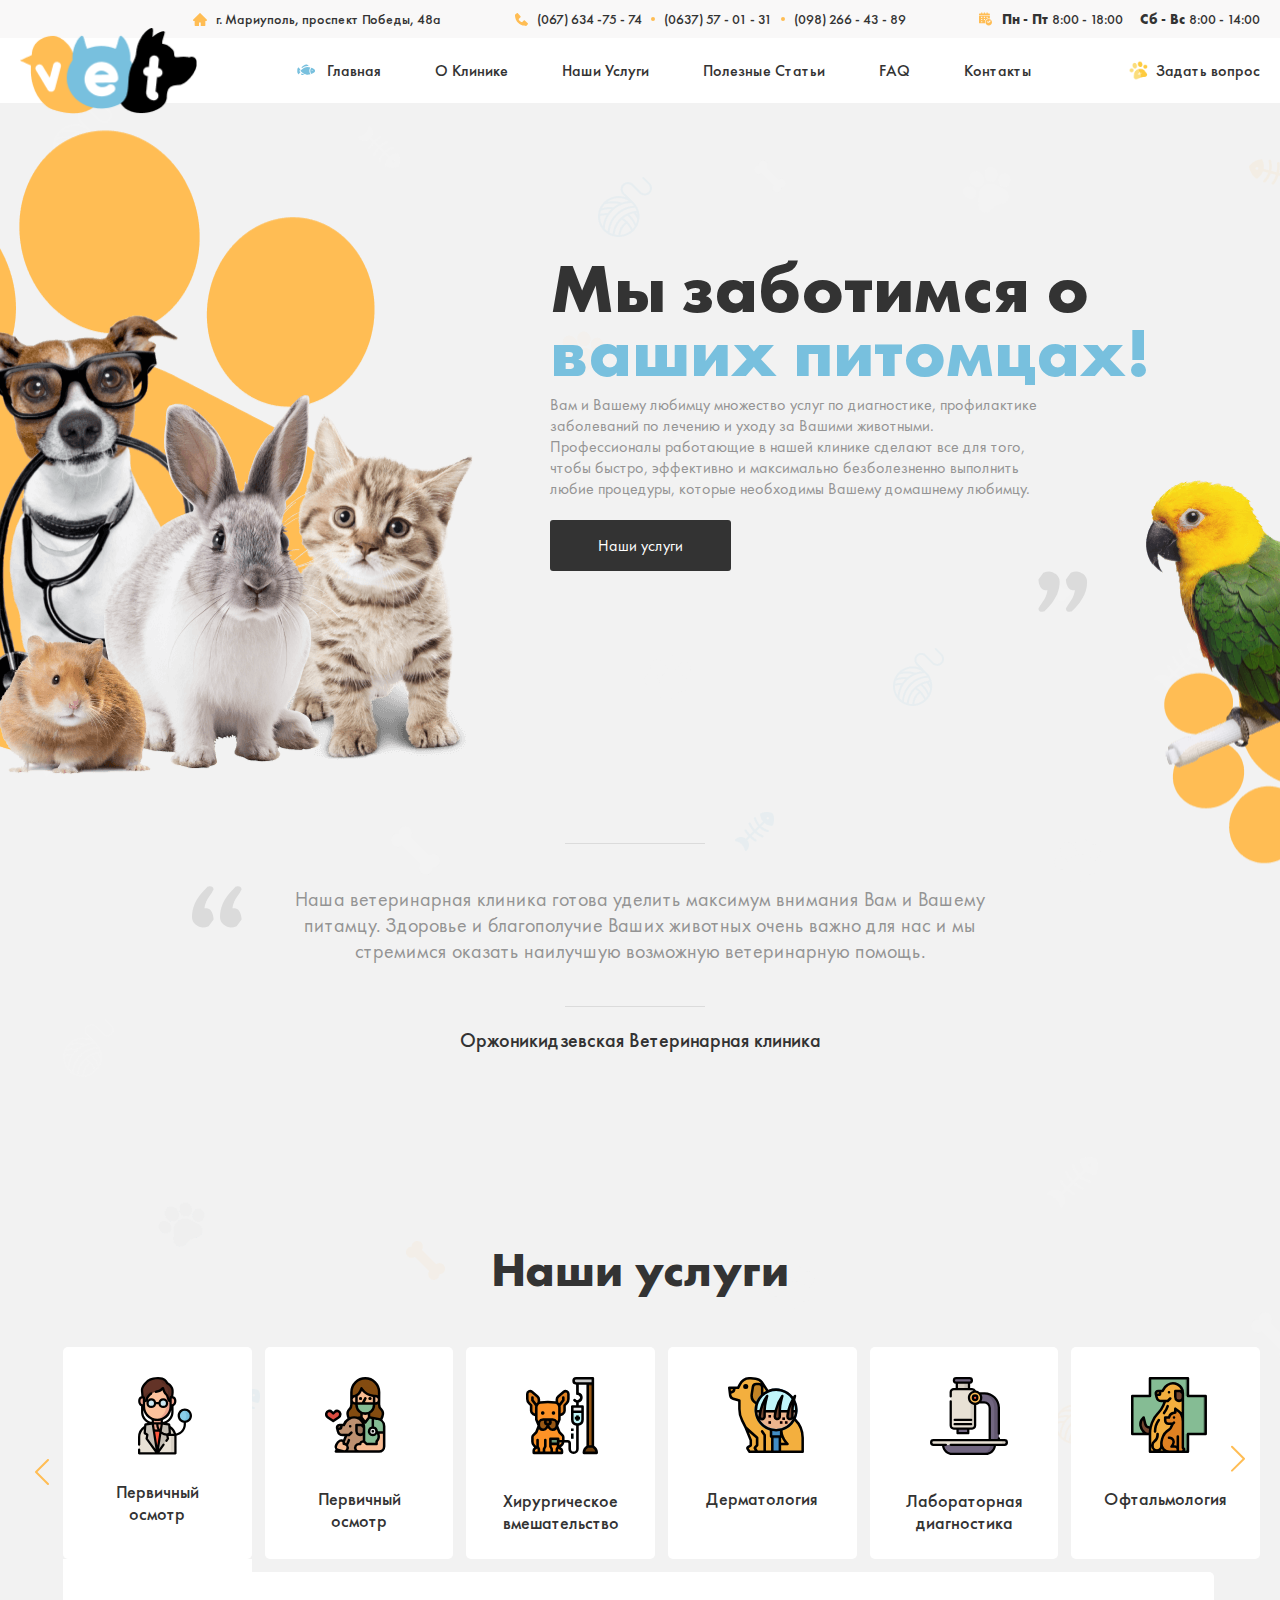
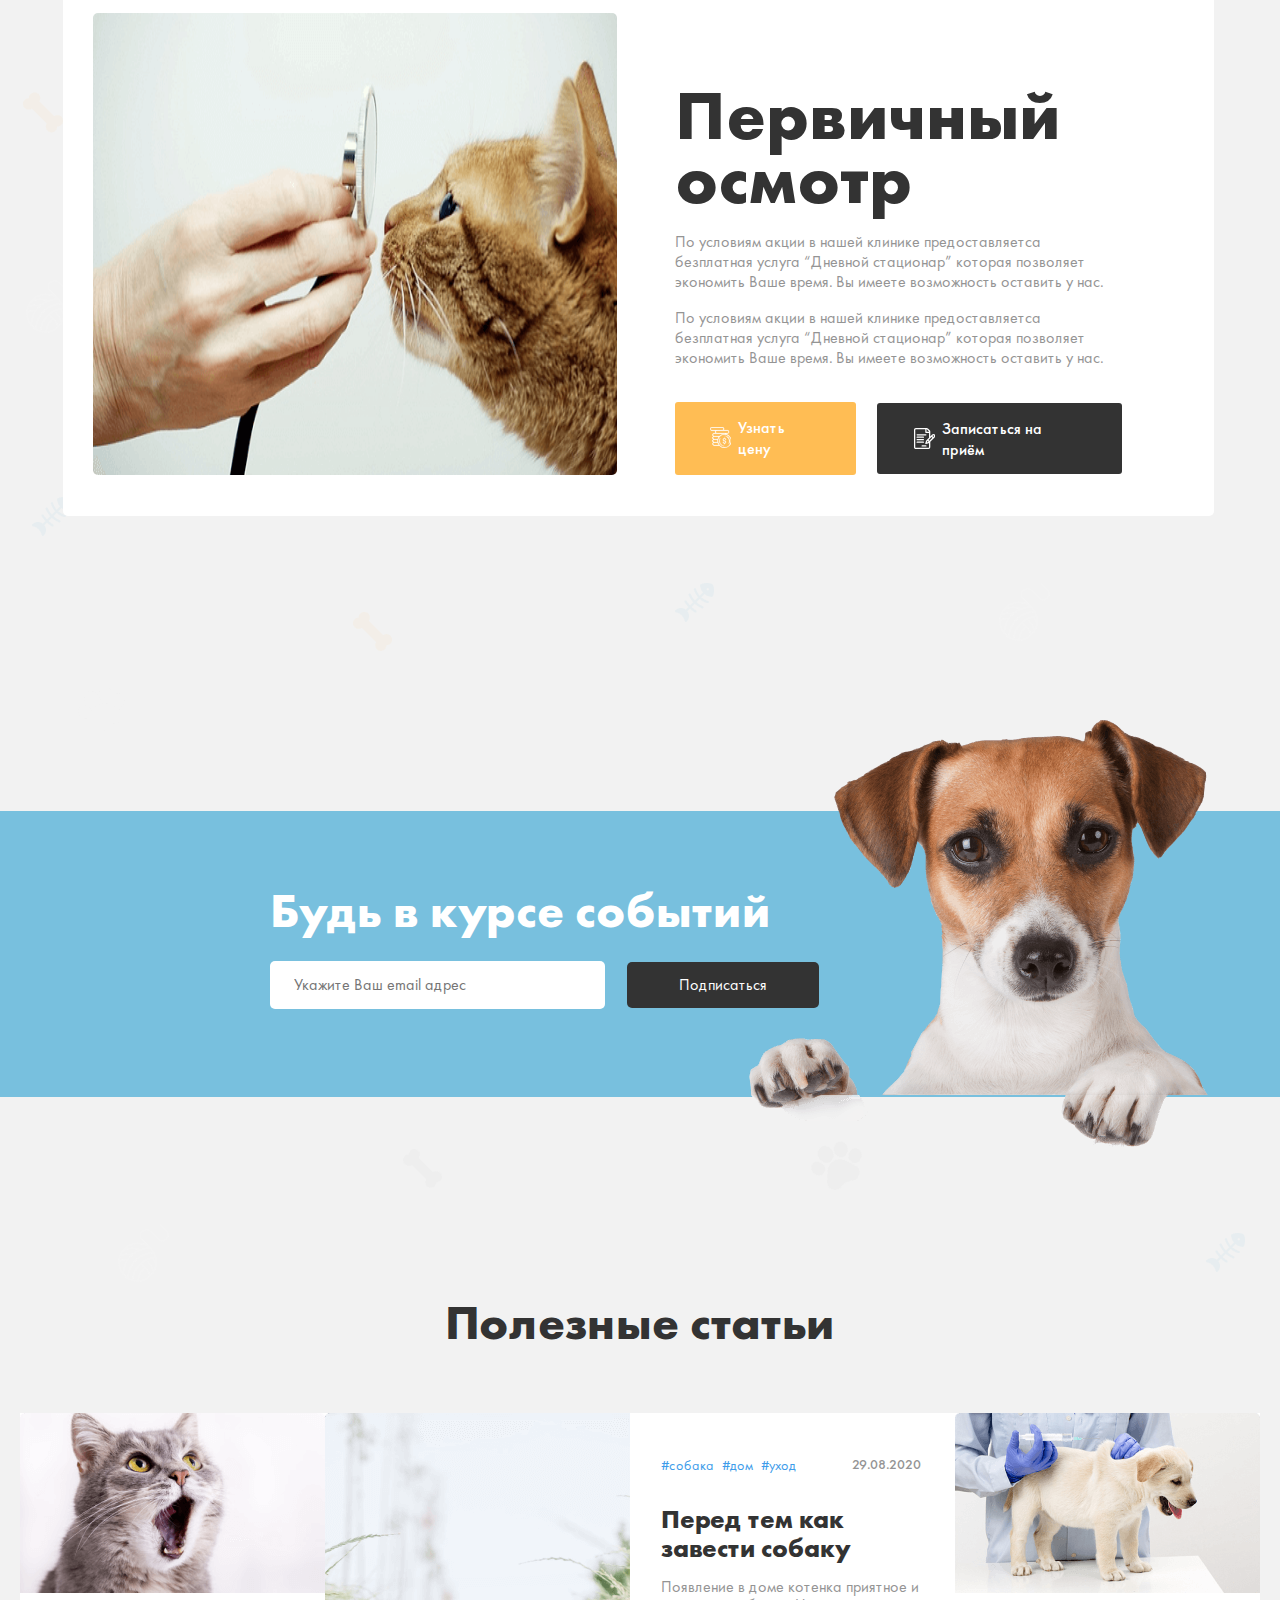
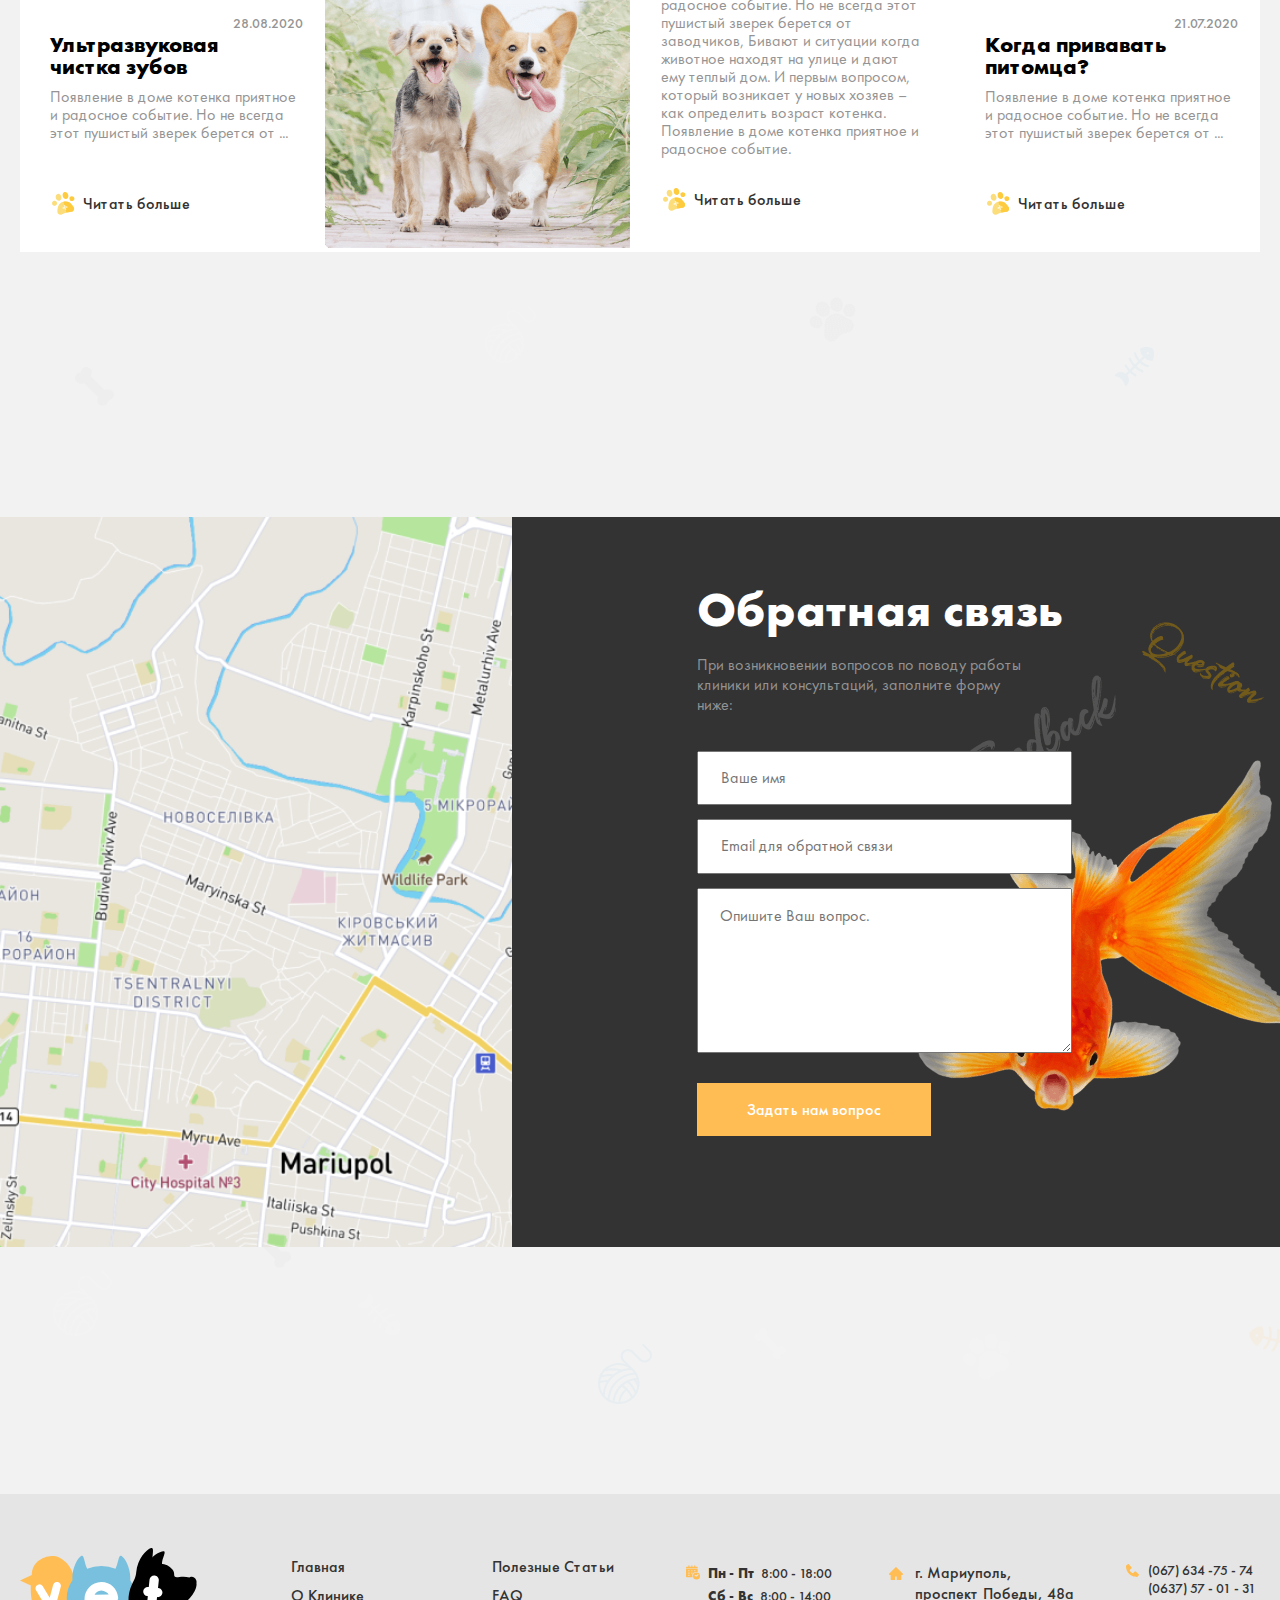
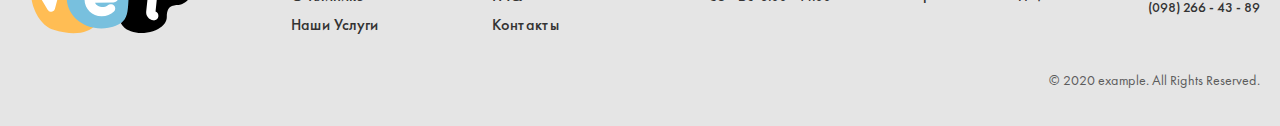
<file: index.html>
<!DOCTYPE html>
<html lang="ru">

<head>
    <meta charset="UTF-8">
    <meta name="viewport" content="width=device-width, initial-scale=1.0">
    <link rel="stylesheet" href="css/normalize.css">
    <link rel="stylesheet" href="css/style.css">
    <title>Document</title>
</head>

<body>

    <!-- HEADER -->

    <header class="header">

        <!-- Header top -->

        <div class="header__top">
            <div class="container header__top-container">
                <address class="header__top-address">г. Мариуполь, проспект Победы, 48а</address>
                <ul class="phone">
                    <li class="phone__item">
                        <a class="phone__link" href="tel:+(067)634-75-74">(067) 634 -75 - 74</a>
                    </li>
                    <li class="phone__item">
                        <a class="phone__link" href="tel:+(0637)57-01-31">(0637) 57 - 01 - 31</a>
                    </li>
                    <li class="phone__item">
                        <a class="phone__link" href="tel:+(098)266-43-89">(098) 266 - 43 - 89</a>
                    </li>
                </ul>
                <ul class="admission">
                    <li class="admission__item">
                        <b class="admission__day">Пн - Пт</b>
                        <time datetime="08:00">8:00</time> - <time datetime="18:00">18:00</time>
                    </li>
                    <li class="admission__item">
                        <b class="admission__day">Сб - Вс</b>
                        <time datetime="08:00">8:00</time> - <time datetime="14:00">14:00</time>
                    </li>
                </ul>
            </div>
        </div>

        <!-- Header bottom -->
        <div class="header__bottom">
            <div class="container header__bottom-container">
                <div class="logo">
                    <a class="logo__link" href="index.html">
                        <img src="./img/logo.png" srcset="./img/logo.png 1x, ./img/logo@2x.png 2x" width="177"
                            height="86" alt="site logo" class="logo__img">
                    </a>
                </div>

                <nav class="navbar">
                    <ul class="navbar__list">
                        <li class="navbar__item navbar__item-active">
                            <a class="navbar__link" href="index.html">Главная</a>
                        </li>
                        <li class="navbar__item">
                            <a class="navbar__link" href="about.html">О Клинике</a>
                        </li>
                        <li class="navbar__item">
                            <a class="navbar__link" href="services.html">Наши Услуги</a>
                        </li>
                        <li class="navbar__item">
                            <a class="navbar__link" href="articles.html">Полезные Статьи</a>
                        </li>
                        <li class="navbar__item">
                            <a class="navbar__link" href="faq.html">FAQ</a>
                        </li>
                        <li class="navbar__item">
                            <a class="navbar__link" href="contact.html">Контакты</a>
                        </li>
                    </ul>
                </nav>
                <a class="header-bottom__link" href="ask-question.html">Задать вопрос</a>
            </div>
        </div>
    </header>

    <!-- MAIN -->
    <main class="main">
        <section class="hero">
            <div class="container hero__container">
                <h1 class="hero__name">Мы заботимся о <span class="hero__span">ваших питомцах!</span></h1>
                <p class="hero__text">Вам и Вашему любимцу множество услуг по диагностике, профилактике заболеваний по
                    лечению и уходу за Вашими животными. Профессионалы работающие в нашей клинике сделают все для того,
                    чтобы быстро, эффективно и максимально безболезненно выполнить любие процедуры, которые необходимы
                    Вашему домашнему любимцу.</p>
                <a href="services.html" class="hero__link" target="_blank">Наши услуги</a>
            </div>
        </section>

        <section class="feedback">
            <div class="container">
                <img src="./img/quote-left.svg" width="50" height="42" alt="quote" class="feedback__left"
                    aria-hidden="true">
                <blockquote class="feedback__text">Наша ветеринарная клиника готова уделить максимум внимания Вам и
                    Вашему
                    питамцу. Здоровье и благополучие Ваших животных очень важно для нас и мы стремимся оказать наилучшую
                    возможную ветеринарную помощь.</blockquote>
                <img src="./img/quote-right.svg" width="50" height="42" alt="quote" class="feedback__right"
                    aria-hidden="true">
                <h5 class="feedback__heading">Оржоникидзевская Ветеринарная клиника</h5>
            </div>
        </section>

        <div class="container">
            <section class="services">
                <h2 class="sercives__heading">Наши услуги</h2>
                <button class="btn-prev" type="button" aria-label="Previous"></button>
                <button class="btn-next" type="button" aria-label="Next"></button>
                <ul class="services__list">
                    <li class="services__item services__item--active">
                        <a href="#" class="services__link">
                            <img src="./img/doctor.svg" width="54" height="75" alt="doctor" class="services__img-in">
                            <h4 class="services__name">Первичный осмотр</h4>
                        </a>
                    </li>
                    <li class="services__item">
                        <a href="#" class="services__link">
                            <img src="./img/girl.svg" width="61" height="77" alt="doctor" class="services__img">
                            <h4 class="services__name">Первичный осмотр</h4>
                        </a>
                    </li>
                    <li class="services__item">
                        <a href="#" class="services__link">
                            <img src="./img/dog.svg" width="72" height="77" alt="doctor" class="services__img">
                            <h4 class="services__name">Хирургическое вмешательство</h4>
                        </a>
                    </li>
                    <li class="services__item">
                        <a href="#" class="services__link">
                            <img src="./img/dog3.svg" width="76" height="76" alt="doctor" class="services__img">
                            <h4 class="services__name">Дерматология</h4>
                        </a>
                    </li>
                    <li class="services__item">
                        <a href="#" class="services__link">
                            <img src="./img/veterinary.svg" width="78" height="78" alt="doctor" class="services__img">
                            <h4 class="services__name">Лабораторная диагностика</h4>
                        </a>
                    </li>
                    <li class="services__item">
                        <a href="#" class="services__link">
                            <img src="./img/portret-dog.svg" width="76" height="76" alt="doctor" class="services__img">
                            <h4 class="services__name">Офтальмология</h4>
                        </a>
                    </li>

                </ul>
                <ul class="services__bottom">
                    <li class="services__bottom-item service">
                        <img src="./img/cat.png" srcset="./img/cat.png 1x, ./img/cat@2x.png 2x" alt="Cat" width="524"
                            height="328" class="service__img">
                        <div class="service__box">
                            <h3 class="service__name">Первичный осмотр</h3>
                            <p class="service__text">По условиям акции в нашей клинике предоставляетса безплатная услуга
                                “Дневной стационар” которая позволяет экономить Ваше время. Вы имеете возможность
                                оставить у нас.</p>
                            <p class="service__text">По условиям акции в нашей клинике предоставляетса безплатная услуга
                                “Дневной стационар” которая позволяет экономить Ваше время. Вы имеете возможность
                                оставить у нас.</p>

                            <div class="service__links">
                                <a href="service-open.html" class="service__links-price">Узнать цену</a>
                                <a href="service-open.html" class="service__links-comments">Записаться на приём</a>
                            </div>
                        </div>
                    </li>
                </ul>
            </section>
        </div>

        <section class="subscribe">
            <div class="container">
                <img src="./img/big-dog.png" width="613" height="481" alt="dog" class="subscribe__img">
                <h2 class="subscribe__heading">Будь в курсе событий</h2>

                <form class="subscribe__form form" action="https://echo.htmlacademy.ru" method="POST">
                    <input class="form__input" type="text" aria-label="Email-input" name="email"
                        placeholder="Укажите Ваш email адрес" pattern="^([a-z0-9_\.-]+)@([\da-z\.-]+)\.([a-z\.]{2,6})$"
                        required>
                    <button class="form__btn" type="submit" aria-label="Submit">Подписаться</button>
                </form>
            </div>
        </section>

        <section class="articles">
            <div class="container articles__container">
                <h2 class="articles__heading">Полезные статьи</h2>
                <ul class="articles__list">
                    <li class="articles__item article">
                        <article class="article__closed">
                            <img class="article__img" src="./img/cat-article.png"
                                srcset="./img/cat-article.png 1x, ./img/cat-article@2x.png 2x" alt="article" width="305"
                                height="180">
                            <div class="article__content content">
                                <p class="content__date">28.08.2020</p>
                                <h3 class="content__title">Ультразвуковая чистка зубов</h3>
                                <p class="content__text">Появление в доме котенка приятное и радосное событие. Но не
                                    всегда
                                    этот пушистый зверек берется от ...</p>
                                <a href="#" class="content__link links">Читать больше</a>
                            </div>
                        </article>
                    </li>

                    <li class="articles__item article article--active">
                        <article class="article__opened article__center">
                            <img class="article__img" src="./img/two-dog.png"
                                srcset="./img/two-dog.png 1x, ./img/two-dog.png@2x.png 2x" alt="article" width="305"
                                height="435">
                            <div class="article__open opening">
                                <header class="opening__header">
                                    <ul class="opening__list">
                                        <li class="opening__item">
                                            <a href="#" class="opening__link">#собака</a>
                                        </li>
                                        <li class="opening__item">
                                            <a href="#" class="opening__link">#дом</a>
                                        </li>
                                        <li class="opening__item">
                                            <a href="#" class="opening__link">#уход</a>
                                        </li>
                                    </ul>
                                    <p class="content__date">29.08.2020</p>
                                </header>
                                <h2 class="opening__title">Перед тем как завести собаку</h2>
                                <p class="content__text">Появление в доме котенка приятное и радосное событие. Но не
                                    всегда этот пушистый зверек берется от заводчиков, Бивают и ситуации когда животное
                                    находят на улице и дают ему теплый дом. И первым вопросом, который возникает у новых
                                    хозяев – как определить возраст котенка. Появление в доме котенка приятное и
                                    радосное событие.</p>
                                <a href="#" class="content__link">Читать больше</a>
                            </div>
                        </article>
                    </li>

                    <li class="articles__item article">
                        <article class="article__closed">
                            <img class="article__img" src="./img/small-dog.png"
                                srcset="./img/small-dog.png 1x, ./img/cat-article@2x.png 2x" alt="article" width="305"
                                height="180">
                            <div class="article__content content">
                                <p class="content__date">21.07.2020</p>
                                <h3 class="content__title">Когда привавать питомца?</h3>
                                <p class="content__text">Появление в доме котенка приятное и радосное событие. Но не
                                    всегда
                                    этот пушистый зверек берется от ...</p>
                                <a href="#" class="content__link links">Читать больше</a>
                            </div>
                        </article>
                    </li>
                </ul>
            </div>
        </section>

        <div class="map">
            <a href="https://yandex.com/maps/?um=constructor%3A9e8351b940f017d42b7a38b51ab6c88f6101a085ed3a998304f2171e7ce1aae3&source=constructorLink"
                class="map__link" target="_blank">
                <img class="map__img" src="./img/map33.png" srcset="./img/map33.png 1x, ./img/map33@2x.png 2x"
                    alt="map">
            </a>
            <div class="map__bg bg">
                <div class="container bg__container">
                    <h3 class="bg__name">Обратная связь</h3>
                    <p class="bg__texts">При возникновении вопросов по поводу работы клиники или консультаций,
                        заполните форму ниже:</p>
                    <form class="bg__form forms" action="https://echo.htmlacademy.ru" method="POST">
                        <input class="forms__input" type="text" aria-label="Your Name" name="Name"
                            placeholder="Ваше имя" required>
                        <input class="forms__email" type="email" aria-label="Email Input" name="email"
                            pattern="^([a-z0-9_\.-]+)@([\da-z\.-]+)\.([a-z\.]{2,6})$"
                            placeholder="Email для обратной связи" required>
                        <textarea class="forms__textarea" minlength="3" aria-label="Write some notes"
                            placeholder="Опишите Ваш вопрос."></textarea>
                        <button class="forms__button" type="submit">Задать нам вопрос</button>
                    </form>
                </div>
            </div>
        </div>

    </main>



    <!-- FOOTER -->
    <footer class="footer">
        <div class="container">
            <div class="footer__container">
                <a href="index.html" class="site__logo">
                    <img src="./img/logo.svg" width="177" height="86" alt="logo" class="logo-img">
                </a>
                <ul class="footer__list">
                    <li class="footer__item">
                        <a class="footer__link" href="#">Главная</a>
                    </li>
                    <li class="footer__item">
                        <a class="footer__link" href="#">О Клинике</a>
                    </li>
                    <li class="footer__item">
                        <a class="footer__link" href="services.html">Наши Услуги</a>
                    </li>
                </ul>
                <ul class="again-list">
                    <li class="footer__item">
                        <a class="footer__link" href="articles.html">Полезные Статьи</a>
                    </li>
                    <li class="footer__item">
                        <a class="footer__link" href="faq.html">FAQ</a>
                    </li>
                    <li class="footer__item">
                        <a class="footer__link" href="contact.html">Контакты</a>
                    </li>
                </ul>

                <ul class="calendar__list">
                    <p class="calendar__item"><span class="calendar__item-day">Пн - Пт</span> 8:00 - 18:00</p>
                    <p class="calendar__item"><span class="calendar__item-day">Сб - Вс</span> 8:00 - 14:00</p>
                </ul>

                <address class="footer__address">г. Мариуполь,<br /> проспект Победы, 48а</address>

                <ul class="footer__lists">
                    <li class="footer__phone">
                        <a class="footer__phone-links" href="tel:0676347574">(067) 634 -75 - 74</a>
                    </li>
                    <li class="footer__phone">
                        <a class="footer__phone-links" href="tel:0637510131">(0637) 57 - 01 - 31</a>
                    </li>
                    <li class="footer__phone">
                        <a class="footer__phone-links" href="tel:0982664389">(098) 266 - 43 - 89</a>
                    </li>
                </ul>
            </div>
            <p class="footer__text">© 2020 example. All Rights Reserved.</p>
        </div>
    </footer>

</body>

</html>
</file>
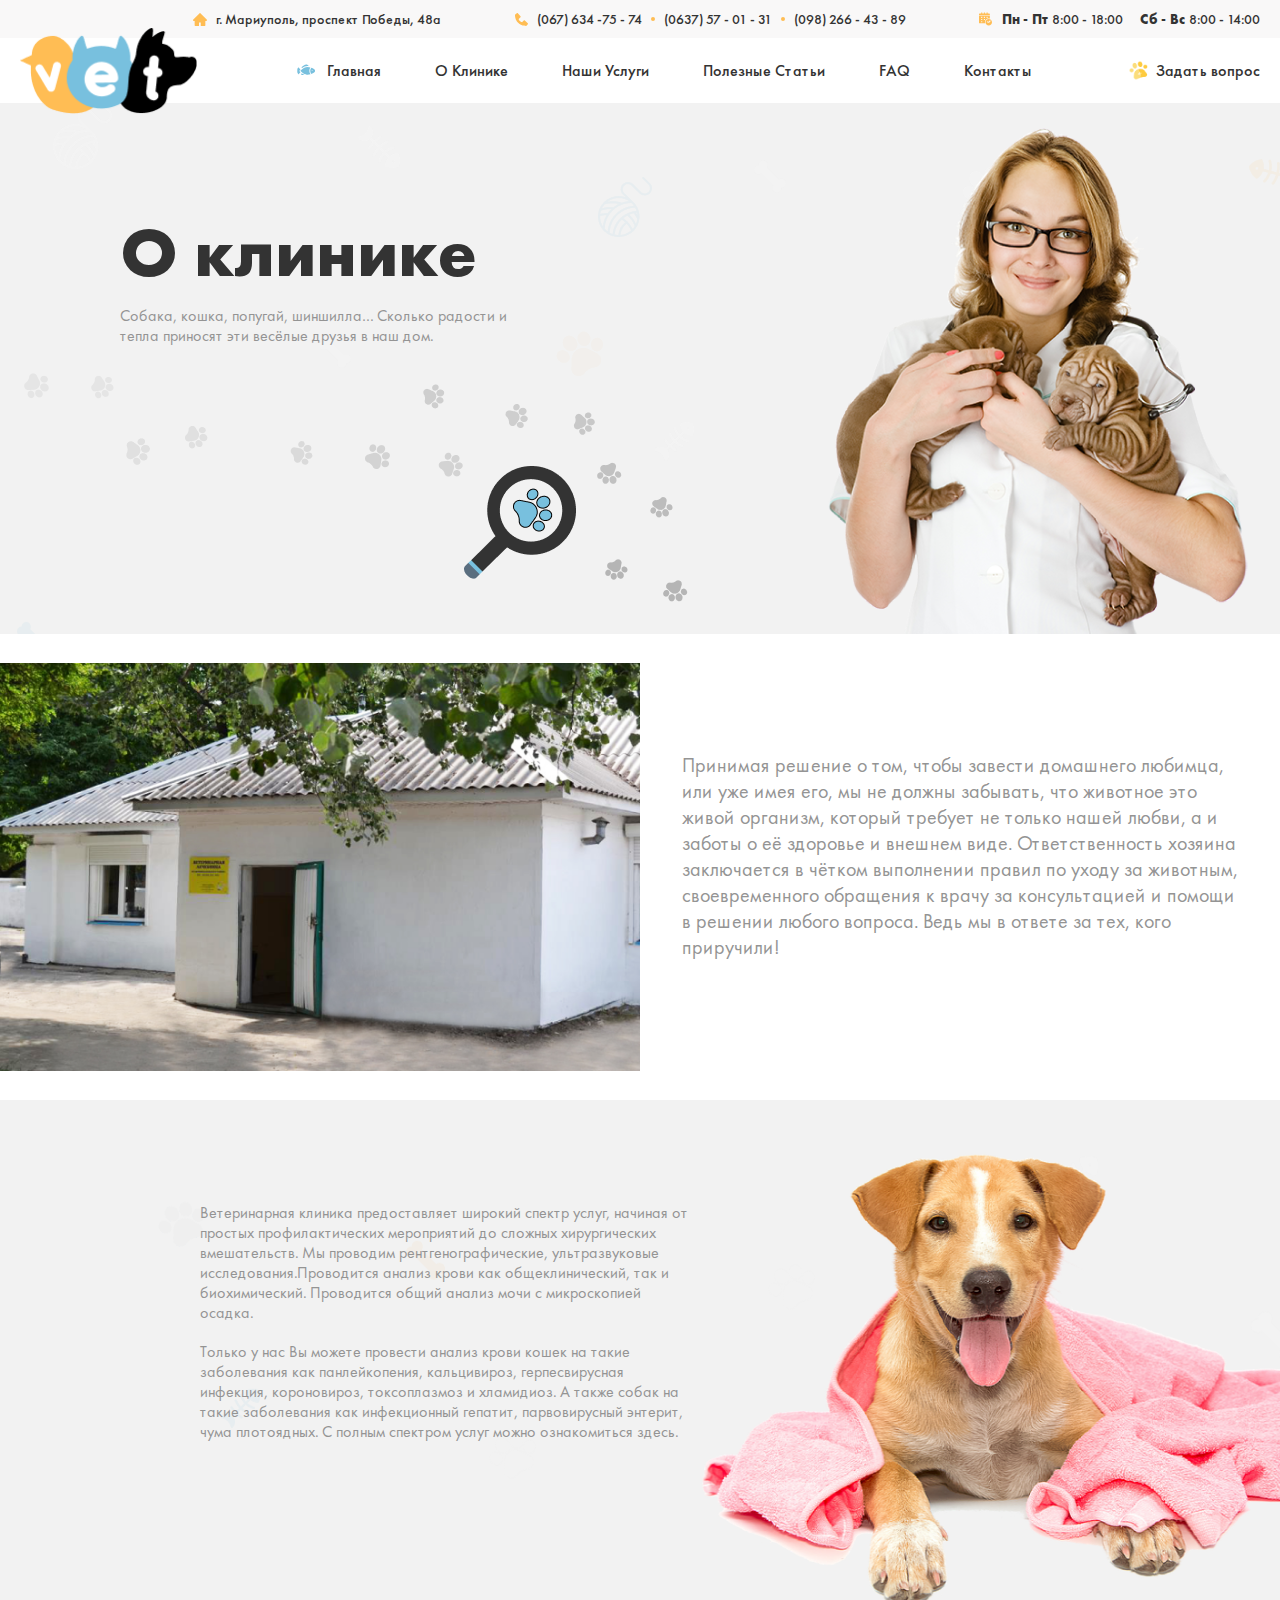
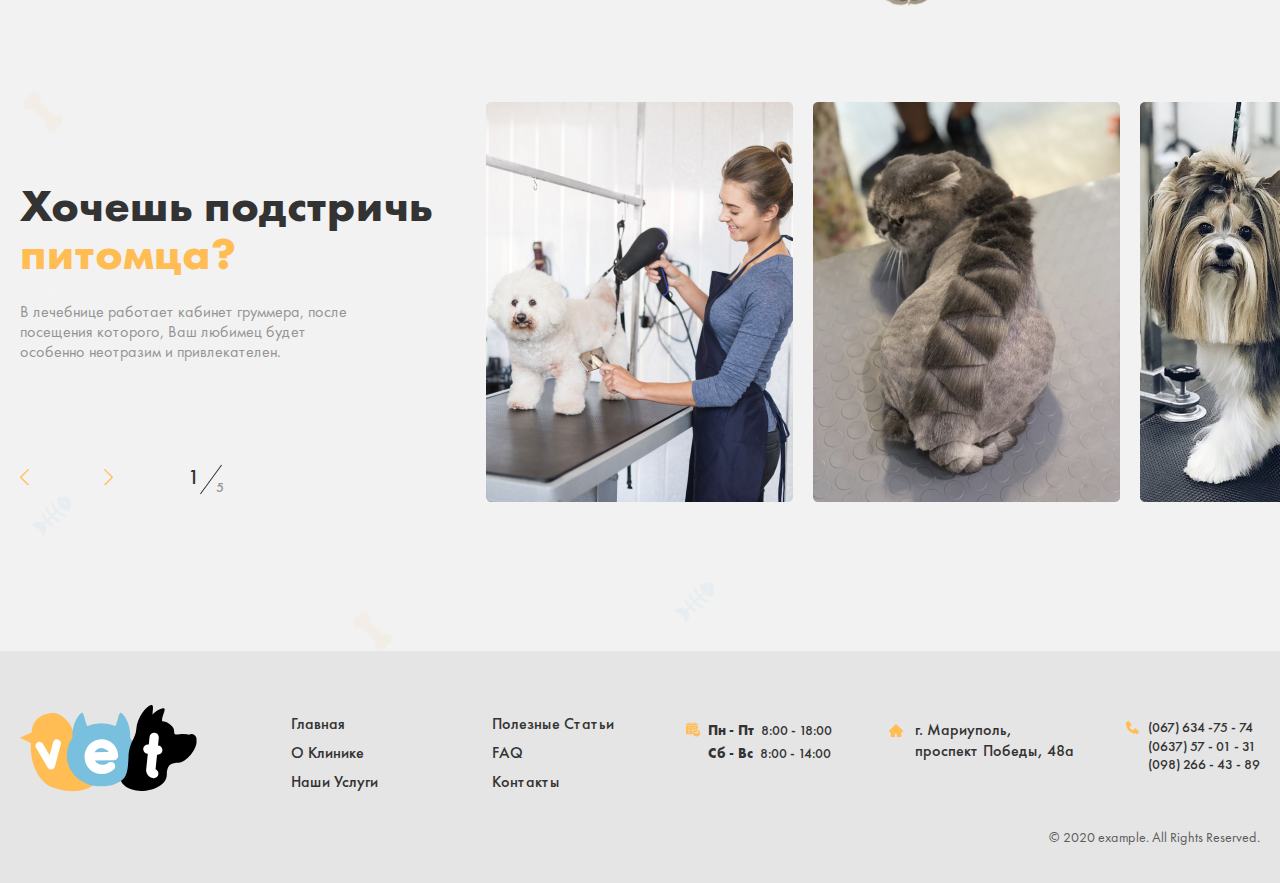
<file: about.html>
<!DOCTYPE html>
<html lang="ru">

<head>
    <meta charset="UTF-8">
    <meta name="viewport" content="width=device-width, initial-scale=1.0">
    <link rel="stylesheet" href="css/normalize.css">
    <link rel="stylesheet" href="css/style.css">
    <title>Document</title>
</head>

<body>

    <!-- HEADER -->

    <header class="header">

        <!-- Header top -->

        <div class="header__top">
            <div class="container header__top-container">
                <address class="header__top-address">г. Мариуполь, проспект Победы, 48а</address>
                <ul class="phone">
                    <li class="phone__item">
                        <a class="phone__link" href="tel:+(067)634-75-74">(067) 634 -75 - 74</a>
                    </li>
                    <li class="phone__item">
                        <a class="phone__link" href="tel:+(0637)57-01-31">(0637) 57 - 01 - 31</a>
                    </li>
                    <li class="phone__item">
                        <a class="phone__link" href="tel:+(098)266-43-89">(098) 266 - 43 - 89</a>
                    </li>
                </ul>
                <ul class="admission">
                    <li class="admission__item">
                        <b class="admission__day">Пн - Пт</b>
                        <time datetime="08:00">8:00</time> - <time datetime="18:00">18:00</time>
                    </li>
                    <li class="admission__item">
                        <b class="admission__day">Сб - Вс</b>
                        <time datetime="08:00">8:00</time> - <time datetime="14:00">14:00</time>
                    </li>
                </ul>
            </div>
        </div>

        <!-- Header bottom -->
        <div class="header__bottom">
            <div class="container header__bottom-container">
                <div class="logo">
                    <a class="logo__link" href="index.html">
                        <img src="./img/logo.png" srcset="./img/logo.png 1x, ./img/logo@2x.png 2x" width="177"
                            height="86" alt="site logo" class="logo__img">
                    </a>
                </div>

                <nav class="navbar">
                    <ul class="navbar__list">
                        <li class="navbar__item navbar__item-active">
                            <a class="navbar__link" href="index.html">Главная</a>
                        </li>
                        <li class="navbar__item">
                            <a class="navbar__link" href="about.html">О Клинике</a>
                        </li>
                        <li class="navbar__item">
                            <a class="navbar__link" href="services.html">Наши Услуги</a>
                        </li>
                        <li class="navbar__item">
                            <a class="navbar__link" href="articles.html">Полезные Статьи</a>
                        </li>
                        <li class="navbar__item">
                            <a class="navbar__link" href="faq.html">FAQ</a>
                        </li>
                        <li class="navbar__item">
                            <a class="navbar__link" href="contact.html">Контакты</a>
                        </li>
                    </ul>
                </nav>
                <a class="header-bottom__link" href="ask-question.html">Задать вопрос</a>
            </div>
        </div>
    </header>

    <main class="main">
        <div class="container">
            <div class="main__content">
                <h1 class="main__content-heading">О клинике</h1>
                <p class="main__content-text">Собака, кошка, попугай, шиншилла… Сколько радости и тепла приносят эти
                    весёлые друзья в наш дом.</p>
            </div>
        </div>

        <section class="about">
            <div class="about__top">
                <img class="about__top-img" src="./img/vetclinic1.png"
                    srcset="./img/vetclinic1.png 1x, ./img/vetclinic1@2x.png 2x" alt="vetclinic">
                <div class="container">
                    <p class="about__top-text">Принимая решение о том, чтобы завести домашнего любимца, или уже имея
                        его, мы не должны забывать, что животное это живой организм, который требует не только нашей
                        любви, а и заботы о её здоровье и внешнем виде. Ответственность хозяина заключается в чётком
                        выполнении правил по уходу за животным, своевременного обращения к врачу за консультацией и
                        помощи в решении любого вопроса. Ведь мы в ответе за тех, кого приручили!</p>
                </div>
            </div>
            <div class="about__bottom">
                <div class="container">
                    <p class="about__bottom-text text-top">Ветеринарная клиника предоставляет широкий спектр услуг,
                        начиная от простых профилактических мероприятий до сложных хирургических вмешательств. Мы
                        проводим рентгенографические, ультразвуковые исследования.Проводится анализ крови как
                        общеклинический, так и биохимический. Проводится общий анализ мочи с микроскопией осадка. </p>
                    <p class="about__bottom-text">Только у нас Вы можете провести анализ крови кошек на такие
                        заболевания как панлейкопения, кальцивироз, герпесвирусная инфекция, короновироз, токсоплазмоз и
                        хламидиоз. А также собак на такие заболевания как инфекционный гепатит, парвовирусный энтерит,
                        чума плотоядных. С полным спектром услуг можно ознакомиться здесь.</p>
                </div>
            </div>
        </section>

        <section class="slider">
            <div class="container slider__container">
                <div class="slider__content">
                    <h2 class="slider__heading">Хочешь подстричь <span class="slider__heading-highlight">питомца?</span>
                    </h2>
                    <p class="slider__text">В лечебнице работает кабинет груммера, после посещения которого, Ваш любимец
                        будет особенно неотразим и привлекателен.</p>
                    <div class="slider__buttons">
                        <button class="slider__buttons-left"></button>
                        <button class="slider__buttons-right"></button>
                        <p class="slider__buttons-counter">
                            <span class="slider__buttons-current">1</span>
                            <span class="slider__buttons-all">5</span>
                        </p>
                    </div>
                </div>
                <ul class="slider__photos">
                    <li class="slider__photos-item">
                        <img class="slider__photos-img" src="./img/girl-and-dog.png"
                            srcset="./img/girl-and-dog.png 1x, ./img/girl-and-dog@2x.png 2x" alt="">
                    </li>
                    <li class="slider__photos-item">
                        <img class="slider__photos-img" src="./img/black-cat.png"
                            srcset="./img/black-cat.png 1x, ./img/black-cat@2x.png 2x" alt="">
                    </li>
                    <li class="slider__photos-item">
                        <img class="slider__photos-img" src="./img/hairly-dog.png"
                            srcset="./img/hairly-dog.png 1x, ./img/hairly-dog@2x.png 2x" alt="">
                    </li>
                </ul>
            </div>
        </section>

    </main>

    <!-- FOOTER -->
    <footer class="footer">
        <div class="container">
            <div class="footer__container">
                <a href="index.html" class="site__logo">
                    <img src="./img/logo.svg" width="177" height="86" alt="logo" class="logo-img">
                </a>
                <ul class="footer__list">
                    <li class="footer__item">
                        <a class="footer__link" href="#">Главная</a>
                    </li>
                    <li class="footer__item">
                        <a class="footer__link" href="#">О Клинике</a>
                    </li>
                    <li class="footer__item">
                        <a class="footer__link" href="services.html">Наши Услуги</a>
                    </li>
                </ul>
                <ul class="again-list">
                    <li class="footer__item">
                        <a class="footer__link" href="articles.html">Полезные Статьи</a>
                    </li>
                    <li class="footer__item">
                        <a class="footer__link" href="faq.html">FAQ</a>
                    </li>
                    <li class="footer__item">
                        <a class="footer__link" href="contact.html">Контакты</a>
                    </li>
                </ul>

                <ul class="calendar__list">
                    <p class="calendar__item"><span class="calendar__item-day">Пн - Пт</span> 8:00 - 18:00</p>
                    <p class="calendar__item"><span class="calendar__item-day">Сб - Вс</span> 8:00 - 14:00</p>
                </ul>

                <address class="footer__address">г. Мариуполь,<br /> проспект Победы, 48а</address>

                <ul class="footer__lists">
                    <li class="footer__phone">
                        <a class="footer__phone-links" href="tel:0676347574">(067) 634 -75 - 74</a>
                    </li>
                    <li class="footer__phone">
                        <a class="footer__phone-links" href="tel:0637510131">(0637) 57 - 01 - 31</a>
                    </li>
                    <li class="footer__phone">
                        <a class="footer__phone-links" href="tel:0982664389">(098) 266 - 43 - 89</a>
                    </li>
                </ul>
            </div>
            <p class="footer__text">© 2020 example. All Rights Reserved.</p>
        </div>
    </footer>

    <!-- <div class="modal">
        <div class="modal__box">
            <div class="modal__inner">
                <button class="modal__btn"></button>
                <div class="modal__content">
                    <ul class="modal__social">
                        <li class="modal__social-item">
                            <a class="modal__social-link" href="https://google.com">Войти через Google</a>
                        </li>
                        <li class="modal__social-item">
                            <a class="modal__social-link" href="https://facebook.com">Войти через Facebook</a>
                        </li>
                    </ul>
                    <form class="question__form" action="https://echo.htmlacademy.ru" method="POST">
                        <h2 class="modal__heading">Задать вопрос</h2>
                        <input class="question__form-name" type="text" aria-label="Your Name" name="Name"
                            placeholder="Ваше имя" required>
                        <input class="question__form-email" type="email" aria-label="Email Input" name="email"
                            pattern="^([a-z0-9_\.-]+)@([\da-z\.-]+)\.([a-z\.]{2,6})$"
                            placeholder="Email для обратной связи" required>
                        <textarea class="question__form-textarea" minlength="3" aria-label="Write something"
                            placeholder="Опишите Ваш вопрос."></textarea>
                        <button class="question__form-button" type="submit">Задать нам вопрос</button>
                    </form>
                </div>
            </div>
        </div>
    </div> -->

</body>

</html>
</file>
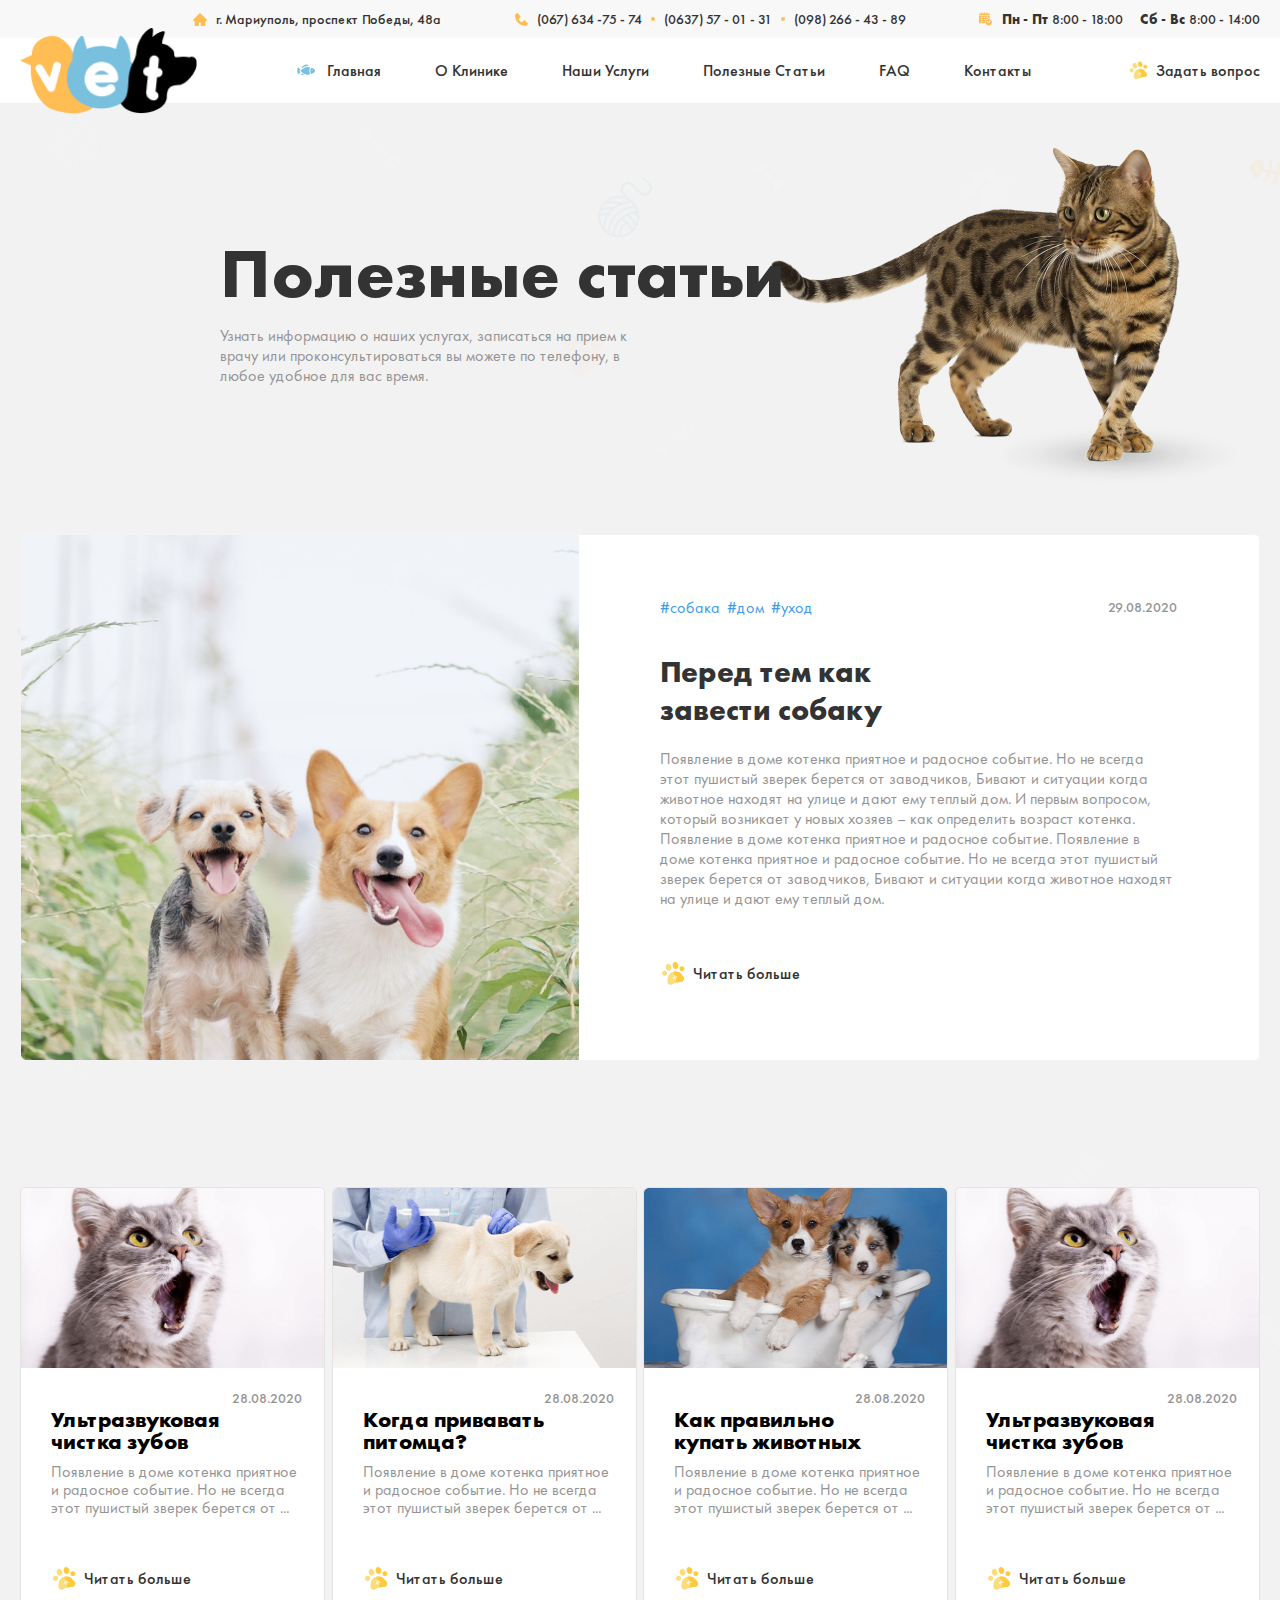
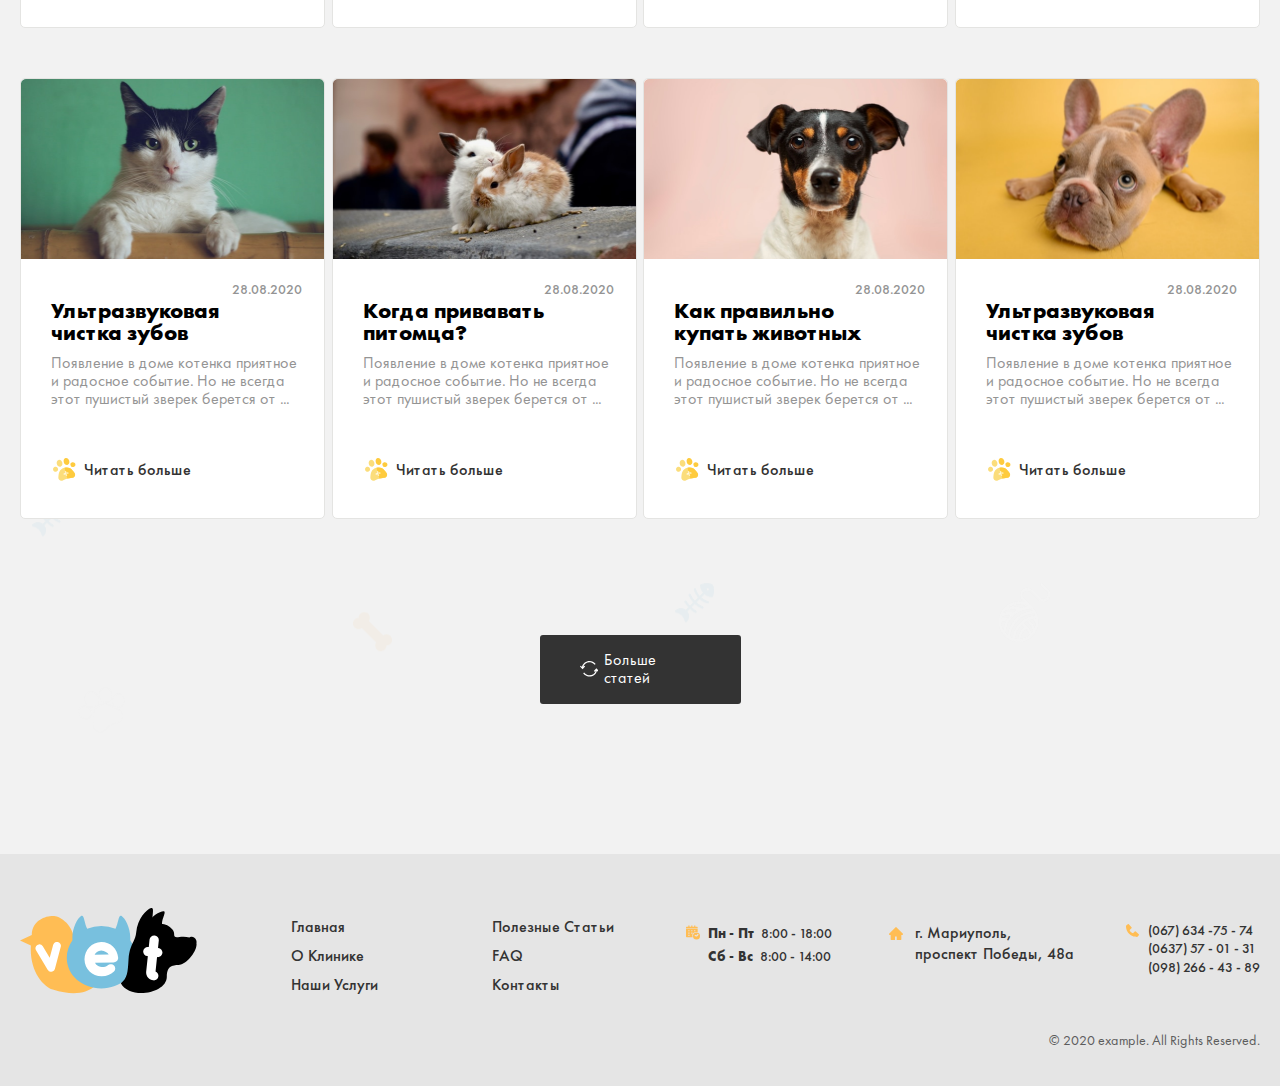
<file: articles.html>
<!DOCTYPE html>
<html lang="ru">

<head>
    <meta charset="UTF-8">
    <meta name="viewport" content="width=device-width, initial-scale=1.0">
    <link rel="stylesheet" href="css/normalize.css">
    <link rel="stylesheet" href="css/style.css">
    <title>Document</title>
</head>

<body>

    <!-- HEADER -->

    <header class="header">

        <!-- Header top -->

        <div class="header__top">
            <div class="container header__top-container">
                <address class="header__top-address">г. Мариуполь, проспект Победы, 48а</address>
                <ul class="phone">
                    <li class="phone__item">
                        <a class="phone__link" href="tel:+(067)634-75-74">(067) 634 -75 - 74</a>
                    </li>
                    <li class="phone__item">
                        <a class="phone__link" href="tel:+(0637)57-01-31">(0637) 57 - 01 - 31</a>
                    </li>
                    <li class="phone__item">
                        <a class="phone__link" href="tel:+(098)266-43-89">(098) 266 - 43 - 89</a>
                    </li>
                </ul>
                <ul class="admission">
                    <li class="admission__item">
                        <b class="admission__day">Пн - Пт</b>
                        <time datetime="08:00">8:00</time> - <time datetime="18:00">18:00</time>
                    </li>
                    <li class="admission__item">
                        <b class="admission__day">Сб - Вс</b>
                        <time datetime="08:00">8:00</time> - <time datetime="14:00">14:00</time>
                    </li>
                </ul>
            </div>
        </div>

        <!-- Header bottom -->
        <div class="header__bottom">
            <div class="container header__bottom-container">
                <div class="logo">
                    <a class="logo__link" href="index.html">
                        <img src="./img/logo.png" srcset="./img/logo.png 1x, ./img/logo@2x.png 2x" width="177"
                            height="86" alt="site logo" class="logo__img">
                    </a>
                </div>

                <nav class="navbar">
                    <ul class="navbar__list">
                        <li class="navbar__item navbar__item-active">
                            <a class="navbar__link" href="index.html">Главная</a>
                        </li>
                        <li class="navbar__item">
                            <a class="navbar__link" href="about.html">О Клинике</a>
                        </li>
                        <li class="navbar__item">
                            <a class="navbar__link" href="services.html">Наши Услуги</a>
                        </li>
                        <li class="navbar__item">
                            <a class="navbar__link" href="articles.html">Полезные Статьи</a>
                        </li>
                        <li class="navbar__item">
                            <a class="navbar__link" href="faq.html">FAQ</a>
                        </li>
                        <li class="navbar__item">
                            <a class="navbar__link" href="contact.html">Контакты</a>
                        </li>
                    </ul>
                </nav>
                <a class="header-bottom__link" href="ask-question.html">Задать вопрос</a>
            </div>
        </div>
    </header>

    <main class="main">
        <div class="main__useful">
            <div class="container">
                <h1 class="main__useful-heading">Полезные статьи</h1>
                <p class="main__useful-text">Узнать информацию о наших услугах, записаться на прием к врачу или
                    проконсультироваться вы можете по телефону, в любое удобное для вас время.</p>
            </div>
        </div>

        <section class="articless">
            <div class="container">
                <ul class="articless__group">
                    <li class="articless__item article-items articless__item--active">
                        <img class="articless__img" src="./img/dogs.png"
                            srcset="./img/dogs.png 1x, ./img/dogs@2x.png 2x" alt="dog">
                        <div class="article__item-box article-content">
                            <header class="article-content__top top-links">
                                <ul class="top-links__list">
                                    <li class="top-links__item">
                                        <a href="#" class="top-links__link">#собака</a>
                                    </li>
                                    <li class="top-links__item">
                                        <a href="#" class="top-links__link">#дом</a>
                                    </li>
                                    <li class="top-links__item">
                                        <a href="#" class="top-links__link">#уход</a>
                                    </li>
                                </ul>
                                <p class="content__date">29.08.2020</p>
                            </header>
                            <h2 class="article-content__heading">Перед тем как завести собаку</h2>
                            <p class="article-content__text">Появление в доме котенка приятное и радосное событие.
                                Но не
                                всегда этот пушистый зверек берется от заводчиков, Бивают и ситуации когда животное
                                находят на улице и дают ему теплый дом. И первым вопросом, который возникает у новых
                                хозяев – как определить возраст котенка. Появление в доме котенка приятное и
                                радосное
                                событие. Появление в доме котенка приятное и радосное событие. Но не всегда этот
                                пушистый зверек берется от заводчиков, Бивают и ситуации когда животное находят на
                                улице
                                и дают ему теплый дом.</p>
                            <a href="#" class="content__link">Читать больше</a>
                        </div>
                    </li>
                    <li class="articless__item article-items">
                        <article class="article__closed">
                            <img class="article__img" src="./img/cat-article.png"
                                srcset="./img/cat-article.png 1x, ./img/cat-article@2x.png 2x" alt="article" width="305"
                                height="180">
                            <div class="article__content content">
                                <p class="content__date">28.08.2020</p>
                                <h3 class="content__title">Ультразвуковая чистка зубов</h3>
                                <p class="content__text">Появление в доме котенка приятное и радосное событие. Но не
                                    всегда
                                    этот пушистый зверек берется от ...</p>
                                <a href="#" class="content__link links">Читать больше</a>
                            </div>
                        </article>
                    </li>
                    <li class="articless__item article-items">
                        <article class="article__closed">
                            <img class="article__img" src="./img/small-dog.png"
                                srcset="./img/small-dog.png 1x, ./img/small-dog@2x.png 2x" alt="article" width="305"
                                height="180">
                            <div class="article__content content">
                                <p class="content__date">28.08.2020</p>
                                <h3 class="content__title">Когда привавать питомца?</h3>
                                <p class="content__text">Появление в доме котенка приятное и радосное событие. Но не
                                    всегда
                                    этот пушистый зверек берется от ...</p>
                                <a href="#" class="content__link links">Читать больше</a>
                            </div>
                        </article>
                    </li>
                    <li class="articless__item article-items">
                        <article class="article__closed">
                            <img class="article__img" src="./img/double-dogs.png"
                                srcset="./img/double-dogs.png 1x, ./img/double-dogs@2x.png 2x" alt="article" width="305"
                                height="180">
                            <div class="article__content content">
                                <p class="content__date">28.08.2020</p>
                                <h3 class="content__title">Как правильно купать животных</h3>
                                <p class="content__text">Появление в доме котенка приятное и радосное событие. Но не
                                    всегда
                                    этот пушистый зверек берется от ...</p>
                                <a href="#" class="content__link links">Читать больше</a>
                            </div>
                        </article>
                    </li>
                    <li class="articless__item article-items">
                        <article class="article__closed">
                            <img class="article__img" src="./img/cat-article.png"
                                srcset="./img/cat-article.png 1x, ./img/cat-article@2x.png 2x" alt="article" width="305"
                                height="180">
                            <div class="article__content content">
                                <p class="content__date">28.08.2020</p>
                                <h3 class="content__title">Ультразвуковая чистка зубов</h3>
                                <p class="content__text">Появление в доме котенка приятное и радосное событие. Но не
                                    всегда
                                    этот пушистый зверек берется от ...</p>
                                <a href="#" class="content__link links">Читать больше</a>
                            </div>
                        </article>
                    </li>
                    <li class="articless__item article-items">
                        <article class="article__closed">
                            <img class="article__img" src="./img/small-cat.png"
                                srcset="./img/small-cat.png 1x, ./img/small-cat@2x.png 2x" alt="article" width="305"
                                height="180">
                            <div class="article__content content">
                                <p class="content__date">28.08.2020</p>
                                <h3 class="content__title">Ультразвуковая чистка зубов</h3>
                                <p class="content__text">Появление в доме котенка приятное и радосное событие. Но не
                                    всегда
                                    этот пушистый зверек берется от ...</p>
                                <a href="#" class="content__link links">Читать больше</a>
                            </div>
                        </article>
                    </li>
                    <li class="articless__item article-items">
                        <article class="article__closed">
                            <img class="article__img" src="./img/mouse.png"
                                srcset="./img/mouse.png 1x, ./img/mouse@2x.png 2x" alt="article" width="305"
                                height="180">
                            <div class="article__content content">
                                <p class="content__date">28.08.2020</p>
                                <h3 class="content__title">Когда привавать питомца?</h3>
                                <p class="content__text">Появление в доме котенка приятное и радосное событие. Но не
                                    всегда
                                    этот пушистый зверек берется от ...</p>
                                <a href="#" class="content__link links">Читать больше</a>
                            </div>
                        </article>
                    </li>
                    <li class="articless__item article-items">
                        <article class="article__closed">
                            <img class="article__img" src="./img/black-dog.png"
                                srcset="./img/black-dog.png 1x, ./img/black-dog@2x.png 2x" alt="article" width="305"
                                height="180">
                            <div class="article__content content">
                                <p class="content__date">28.08.2020</p>
                                <h3 class="content__title">Как правильно купать животных</h3>
                                <p class="content__text">Появление в доме котенка приятное и радосное событие. Но не
                                    всегда
                                    этот пушистый зверек берется от ...</p>
                                <a href="#" class="content__link links">Читать больше</a>
                            </div>
                        </article>
                    </li>
                    <li class="articless__item article-items">
                        <article class="article__closed">
                            <img class="article__img" src="./img/yellow-dog.png"
                                srcset="./img/yellow-dog.png 1x, ./img/yellow-dog@2x.png 2x" alt="article" width="305"
                                height="180">
                            <div class="article__content content">
                                <p class="content__date">28.08.2020</p>
                                <h3 class="content__title">Ультразвуковая чистка зубов</h3>
                                <p class="content__text">Появление в доме котенка приятное и радосное событие. Но не
                                    всегда
                                    этот пушистый зверек берется от ...</p>
                                <a href="#" class="content__link links">Читать больше</a>
                            </div>
                        </article>
                    </li>
                </ul>
                <a href="#" class="article__link">Больше статей</a>
            </div>
        </section>
    </main>





    <!-- FOOTER -->
    <footer class="footer">
        <div class="container">
            <div class="footer__container">
                <a href="index.html" class="site__logo">
                    <img src="./img/logo.svg" width="177" height="86" alt="logo" class="logo-img">
                </a>
                <ul class="footer__list">
                    <li class="footer__item">
                        <a class="footer__link" href="#">Главная</a>
                    </li>
                    <li class="footer__item">
                        <a class="footer__link" href="#">О Клинике</a>
                    </li>
                    <li class="footer__item">
                        <a class="footer__link" href="#">Наши Услуги</a>
                    </li>
                </ul>
                <ul class="again-list">
                    <li class="footer__item">
                        <a class="footer__link" href="articles.html">Полезные Статьи</a>
                    </li>
                    <li class="footer__item">
                        <a class="footer__link" href="#">FAQ</a>
                    </li>
                    <li class="footer__item">
                        <a class="footer__link" href="contact.html">Контакты</a>
                    </li>
                </ul>

                <ul class="calendar__list">
                    <p class="calendar__item"><span class="calendar__item-day">Пн - Пт</span> 8:00 - 18:00</p>
                    <p class="calendar__item"><span class="calendar__item-day">Сб - Вс</span> 8:00 - 14:00</p>
                </ul>

                <address class="footer__address">г. Мариуполь,<br /> проспект Победы, 48а</address>

                <ul class="footer__lists">
                    <li class="footer__phone">
                        <a class="footer__phone-links" href="tel:0676347574">(067) 634 -75 - 74</a>
                    </li>
                    <li class="footer__phone">
                        <a class="footer__phone-links" href="tel:0637510131">(0637) 57 - 01 - 31</a>
                    </li>
                    <li class="footer__phone">
                        <a class="footer__phone-links" href="tel:0982664389">(098) 266 - 43 - 89</a>
                    </li>
                </ul>
            </div>
            <p class="footer__text">© 2020 example. All Rights Reserved.</p>
        </div>
    </footer>
</file>
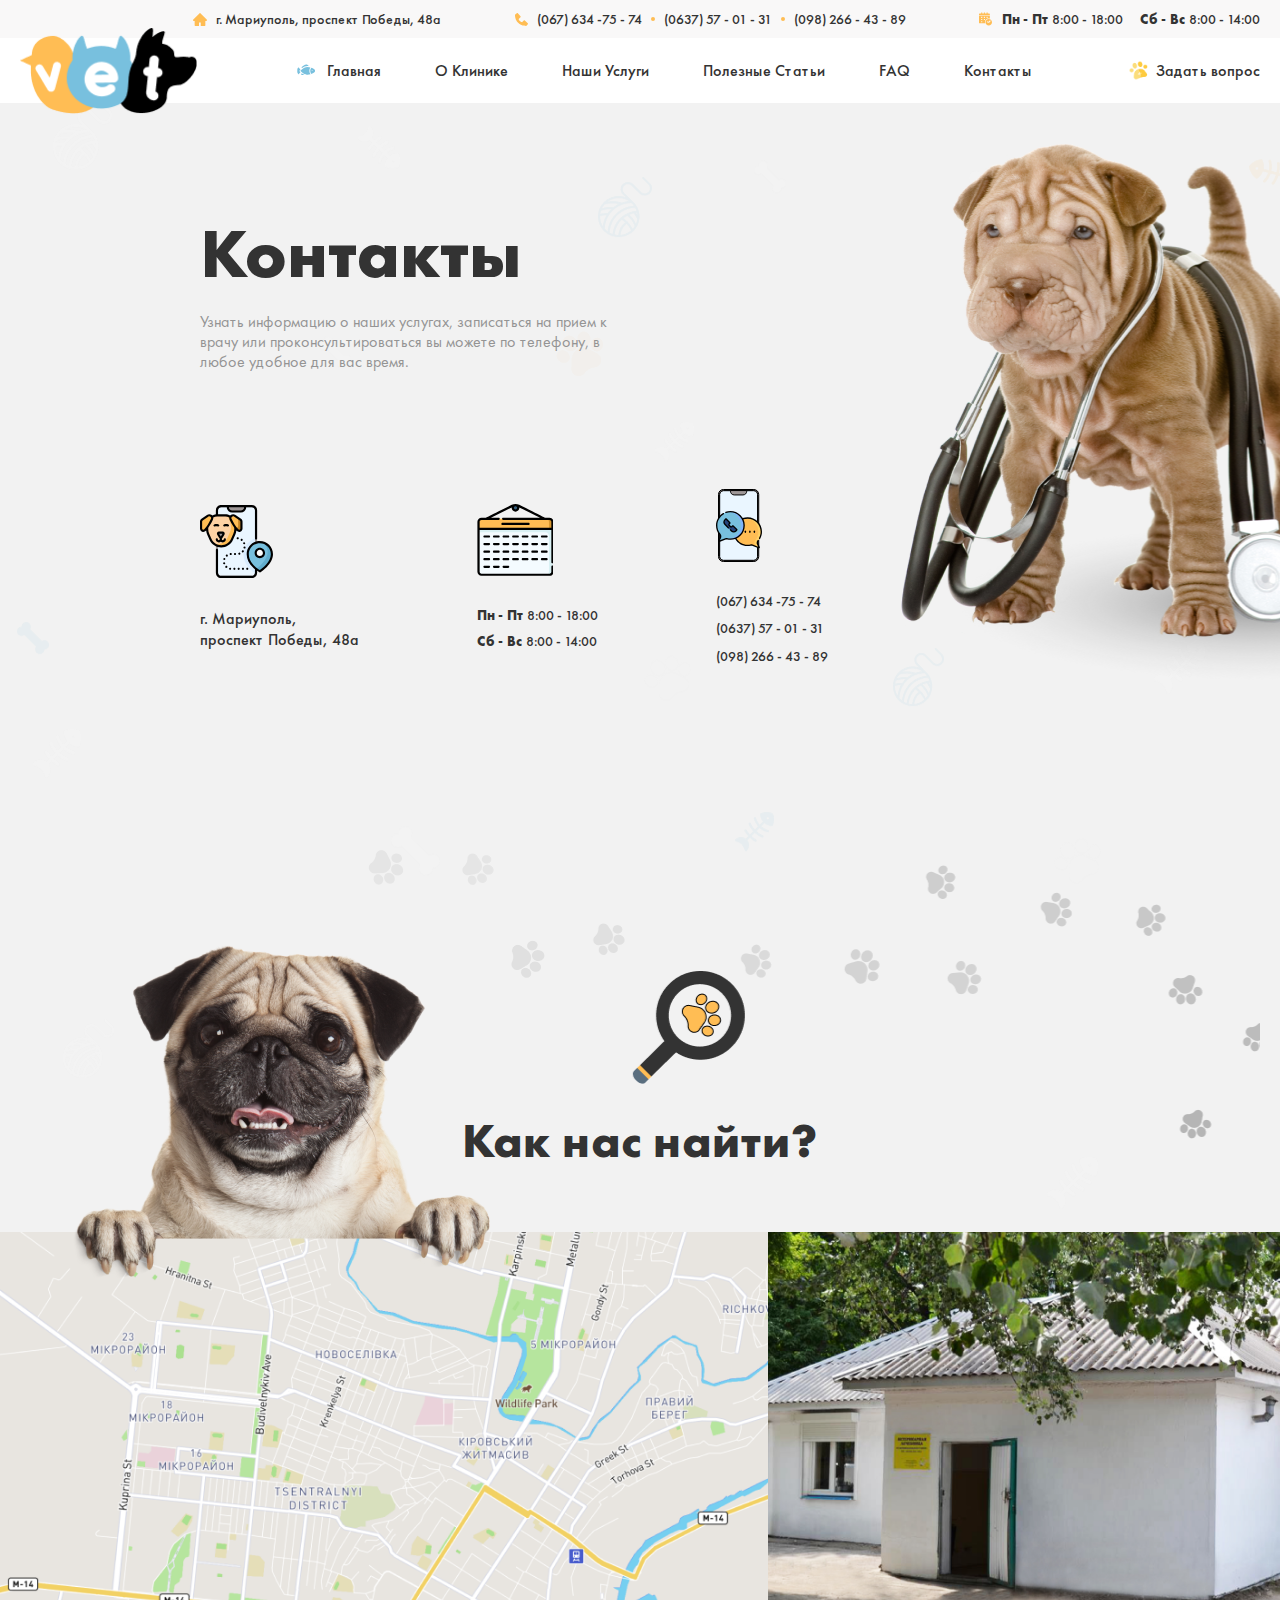
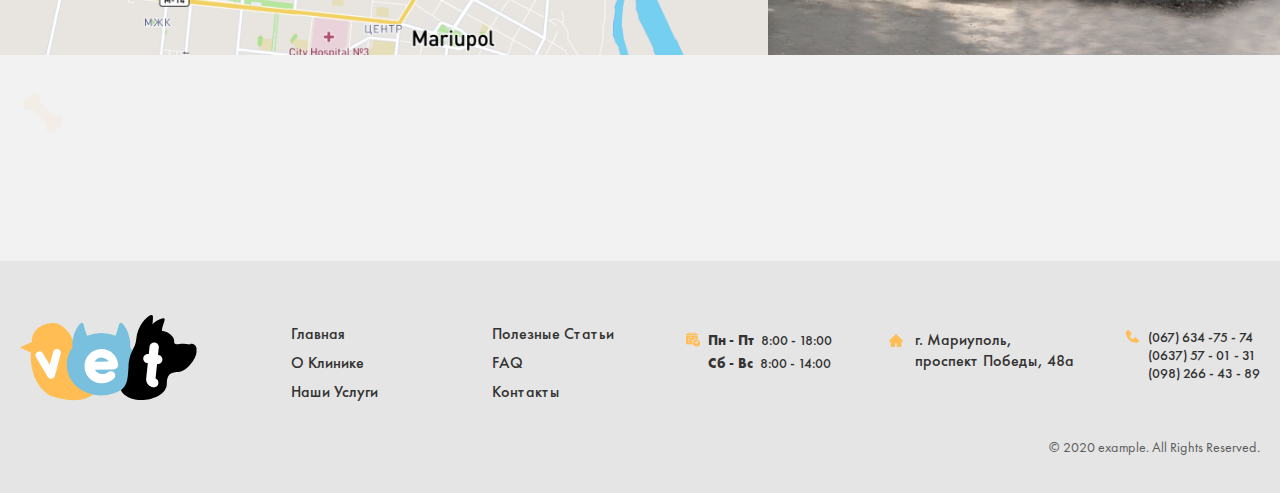
<file: contact.html>
<!DOCTYPE html>
<html lang="ru">

<head>
    <meta charset="UTF-8">
    <meta name="viewport" content="width=device-width, initial-scale=1.0">
    <link rel="stylesheet" href="css/normalize.css">
    <link rel="stylesheet" href="css/style.css">
    <title>Document</title>
</head>

<body>

    <!-- HEADER -->

    <header class="header">

        <!-- Header top -->

        <div class="header__top">
            <div class="container header__top-container">
                <address class="header__top-address">г. Мариуполь, проспект Победы, 48а</address>
                <ul class="phone">
                    <li class="phone__item">
                        <a class="phone__link" href="tel:+(067)634-75-74">(067) 634 -75 - 74</a>
                    </li>
                    <li class="phone__item">
                        <a class="phone__link" href="tel:+(0637)57-01-31">(0637) 57 - 01 - 31</a>
                    </li>
                    <li class="phone__item">
                        <a class="phone__link" href="tel:+(098)266-43-89">(098) 266 - 43 - 89</a>
                    </li>
                </ul>
                <ul class="admission">
                    <li class="admission__item">
                        <b class="admission__day">Пн - Пт</b>
                        <time datetime="08:00">8:00</time> - <time datetime="18:00">18:00</time>
                    </li>
                    <li class="admission__item">
                        <b class="admission__day">Сб - Вс</b>
                        <time datetime="08:00">8:00</time> - <time datetime="14:00">14:00</time>
                    </li>
                </ul>
            </div>
        </div>

        <!-- Header bottom -->
        <div class="header__bottom">
            <div class="container header__bottom-container">
                <div class="logo">
                    <a class="logo__link" href="index.html">
                        <img src="./img/logo.png" srcset="./img/logo.png 1x, ./img/logo@2x.png 2x" width="177"
                            height="86" alt="site logo" class="logo__img">
                    </a>
                </div>

                <nav class="navbar">
                    <ul class="navbar__list">
                        <li class="navbar__item navbar__item-active">
                            <a class="navbar__link" href="index.html">Главная</a>
                        </li>
                        <li class="navbar__item">
                            <a class="navbar__link" href="about.html">О Клинике</a>
                        </li>
                        <li class="navbar__item">
                            <a class="navbar__link" href="services.html">Наши Услуги</a>
                        </li>
                        <li class="navbar__item">
                            <a class="navbar__link" href="articles.html">Полезные Статьи</a>
                        </li>
                        <li class="navbar__item">
                            <a class="navbar__link" href="faq.html">FAQ</a>
                        </li>
                        <li class="navbar__item">
                            <a class="navbar__link" href="contact.html">Контакты</a>
                        </li>
                    </ul>
                </nav>
                <a class="header-bottom__link" href="ask-question.html">Задать вопрос</a>
            </div>
        </div>
    </header>

    <!-- MAIN -->
    <main class="main">
        <section class="contact">
            <div class="container">
                <h1 class="contact__name">Контакты</h1>
                <p class="contact__text">Узнать информацию о наших услугах, записаться на прием к врачу или
                    проконсультироваться вы можете по телефону, в любое удобное для вас время.</p>
                <div class="contact__details detail">
                    <address class="detail__address">г. Мариуполь,<br /> проспект Победы, 48а</address>
                    <ul class="detail__date date">
                        <li class="date__item"><strong>Пн - Пт</strong> 8:00 - 18:00</li>
                        <li class="date__item"><strong>Сб - Вс</strong> 8:00 - 14:00</li>
                    </ul>
                    <ul class="detail__lists">
                        <li class="detail__item">
                            <a href="tel:0676347574" class="detail__link">(067) 634 -75 - 74</a>
                        </li>
                        <li class="detail__item">
                            <a href="tel:0637510131" class="detail__link">(0637) 57 - 01 - 31</a>
                        </li>
                        <li class="detail__item">
                            <a href="tel:0982664389" class="detail__link">(098) 266 - 43 - 89</a>
                        </li>
                    </ul>
                </div>
            </div>
        </section>

        <section class="searching">
            <div class="container">
                <h3 class="searching__title">Как нас найти?</h3>
            </div>
            <div class="searching__images">
                <a href="https://yandex.com/maps/?um=constructor%3A9e8351b940f017d42b7a38b51ab6c88f6101a085ed3a998304f2171e7ce1aae3&source=constructorLink"
                    class="searching__map" target="_blank">
                    <img class="searching__img" src="./img/section-map.png" alt="">
                </a>
                <img class="vetclinic" src="./img/vetclinic.png" alt="">
            </div>
        </section>

    </main>


    <!-- FOOTER -->
    <footer class="footer">
        <div class="container">
            <div class="footer__container">
                <a href="index.html" class="site__logo">
                    <img src="./img/logo.svg" width="177" height="86" alt="logo" class="logo-img">
                </a>
                <ul class="footer__list">
                    <li class="footer__item">
                        <a class="footer__link" href="index.html">Главная</a>
                    </li>
                    <li class="footer__item">
                        <a class="footer__link" href="about.html">О Клинике</a>
                    </li>
                    <li class="footer__item">
                        <a class="footer__link" href="services.html">Наши Услуги</a>
                    </li>
                </ul>
                <ul class="again-list">
                    <li class="footer__item">
                        <a class="footer__link" href="articles.html">Полезные Статьи</a>
                    </li>
                    <li class="footer__item">
                        <a class="footer__link" href="#">FAQ</a>
                    </li>
                    <li class="footer__item">
                        <a class="footer__link" href="contact.html">Контакты</a>
                    </li>
                </ul>

                <ul class="calendar__list">
                    <p class="calendar__item"><span class="calendar__item-day">Пн - Пт</span> 8:00 - 18:00</p>
                    <p class="calendar__item"><span class="calendar__item-day">Сб - Вс</span> 8:00 - 14:00</p>
                </ul>

                <address class="footer__address">г. Мариуполь,<br /> проспект Победы, 48а</address>

                <ul class="footer__lists">
                    <li class="footer__phone">
                        <a class="footer__phone-links" href="tel:0676347574">(067) 634 -75 - 74</a>
                    </li>
                    <li class="footer__phone">
                        <a class="footer__phone-links" href="tel:0637510131">(0637) 57 - 01 - 31</a>
                    </li>
                    <li class="footer__phone">
                        <a class="footer__phone-links" href="tel:0982664389">(098) 266 - 43 - 89</a>
                    </li>
                </ul>
            </div>
            <p class="footer__text">© 2020 example. All Rights Reserved.</p>
        </div>
    </footer>

</body>

</html>
</file>
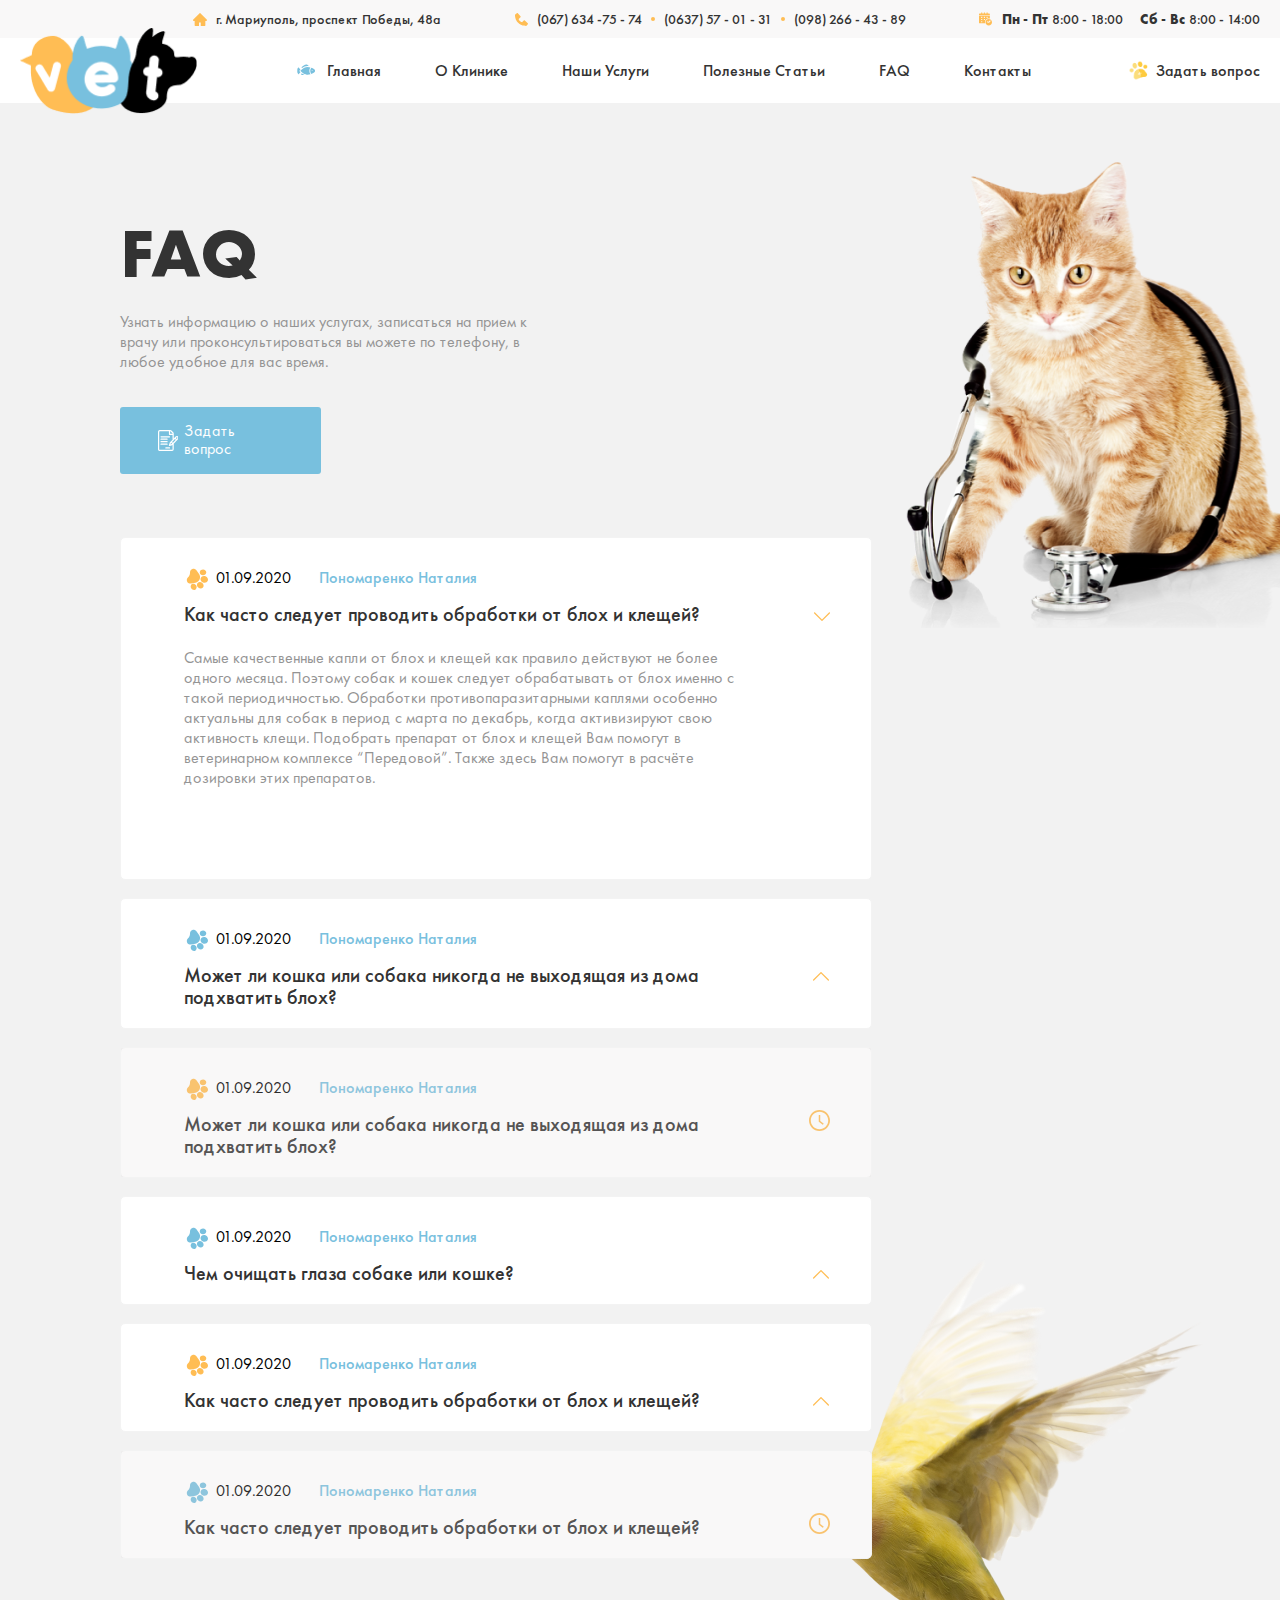
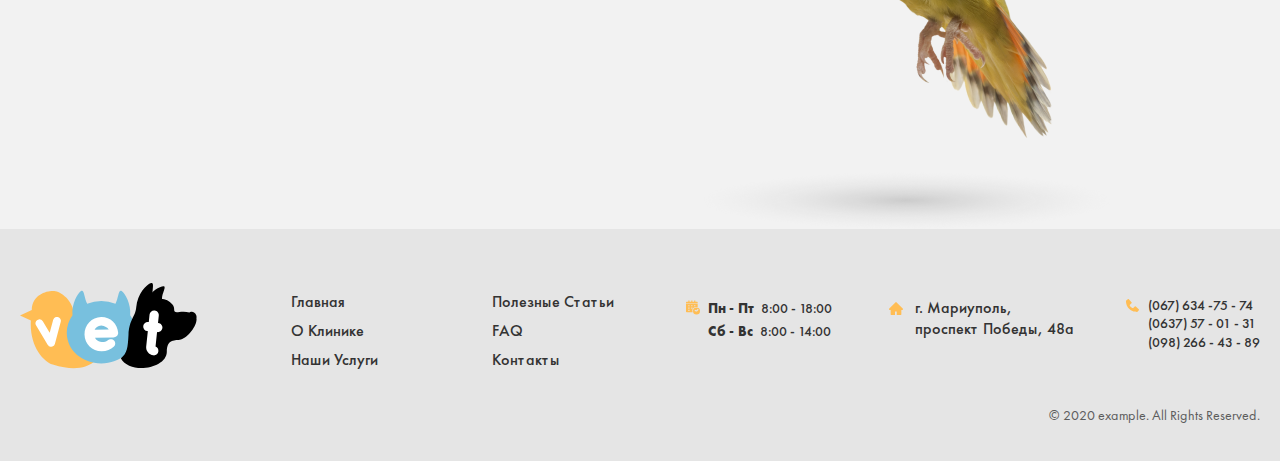
<file: faq.html>
<!DOCTYPE html>
<html lang="ru">

<head>
    <meta charset="UTF-8">
    <meta name="viewport" content="width=device-width, initial-scale=1.0">
    <link rel="stylesheet" href="css/normalize.css">
    <link rel="stylesheet" href="css/style.css">
    <title>Document</title>
</head>

<body>

    <!-- HEADER -->

    <header class="header">

        <!-- Header top -->

        <div class="header__top">
            <div class="container header__top-container">
                <address class="header__top-address">г. Мариуполь, проспект Победы, 48а</address>
                <ul class="phone">
                    <li class="phone__item">
                        <a class="phone__link" href="tel:+(067)634-75-74">(067) 634 -75 - 74</a>
                    </li>
                    <li class="phone__item">
                        <a class="phone__link" href="tel:+(0637)57-01-31">(0637) 57 - 01 - 31</a>
                    </li>
                    <li class="phone__item">
                        <a class="phone__link" href="tel:+(098)266-43-89">(098) 266 - 43 - 89</a>
                    </li>
                </ul>
                <ul class="admission">
                    <li class="admission__item">
                        <b class="admission__day">Пн - Пт</b>
                        <time datetime="08:00">8:00</time> - <time datetime="18:00">18:00</time>
                    </li>
                    <li class="admission__item">
                        <b class="admission__day">Сб - Вс</b>
                        <time datetime="08:00">8:00</time> - <time datetime="14:00">14:00</time>
                    </li>
                </ul>
            </div>
        </div>

        <!-- Header bottom -->
        <div class="header__bottom">
            <div class="container header__bottom-container">
                <div class="logo">
                    <a class="logo__link" href="index.html">
                        <img src="./img/logo.png" srcset="./img/logo.png 1x, ./img/logo@2x.png 2x" width="177"
                            height="86" alt="site logo" class="logo__img">
                    </a>
                </div>

                <nav class="navbar">
                    <ul class="navbar__list">
                        <li class="navbar__item navbar__item-active">
                            <a class="navbar__link" href="#">Главная</a>
                        </li>
                        <li class="navbar__item">
                            <a class="navbar__link" href="#">О Клинике</a>
                        </li>
                        <li class="navbar__item">
                            <a class="navbar__link" href="services.html">Наши Услуги</a>
                        </li>
                        <li class="navbar__item">
                            <a class="navbar__link" href="articles.html">Полезные Статьи</a>
                        </li>
                        <li class="navbar__item">
                            <a class="navbar__link" href="faq.html">FAQ</a>
                        </li>
                        <li class="navbar__item">
                            <a class="navbar__link" href="contact.html">Контакты</a>
                        </li>
                    </ul>
                </nav>
                <a class="header-bottom__link" href="ask-question.html">Задать вопрос</a>
            </div>
        </div>
    </header>

    <main class="main main--background">
        <div class="container">
            <div class="main__faq">
                <h1 class="main__faq-heading">FAQ</h1>
                <p class="main__faq-text">Узнать информацию о наших услугах, записаться на прием к врачу или
                    проконсультироваться вы можете по телефону, в любое удобное для вас время.</p>
                <a class="main__faq-link" href="#">Задать вопрос</a>
            </div>

            <section class="main__section">
                <ul class="faq">
                    <li class="faq__item faq__item--open">
                        <header class="faq__item-header faq-header">
                            <div class="faq-header__top header-top">
                                <time class="header-top__date">01.09.2020</time>
                                <span class="header-top__name">Пономаренко Наталия</span>
                            </div>
                            <div class="faq-header__body faq-body">
                                <h3 class="faq-body__title">Как часто следует проводить обработки от блох и клещей?</h3>
                                <button class="faq-body__button" type="button"></button>
                            </div>
                        </header>
                        <div class="faq__item-text faq-answer">
                            <p class="faq-answer__text">Самые качественные капли от блох и клещей как правило действуют
                                не более одного месяца. Поэтому собак и кошек следует обрабатывать от блох именно с
                                такой периодичностью. Обработки противопаразитарными каплями особенно актуальны для
                                собак в период с марта по декабрь, когда активизируют свою активность клещи. Подобрать
                                препарат от блох и клещей Вам помогут в ветеринарном комплексе “Передовой”. Также здесь
                                Вам помогут в расчёте дозировки этих препаратов.</p>
                        </div>
                    </li>

                    <li class="faq__item">
                        <header class="faq__item-header faq-header">
                            <div class="faq-header__top header-top">
                                <time class="header-top__date">01.09.2020</time>
                                <span class="header-top__name">Пономаренко Наталия</span>
                            </div>
                            <div class="faq-header__body faq-body">
                                <h3 class="faq-body__title">Может ли кошка или собака никогда не выходящая из дома
                                    подхватить блох?</h3>
                                <button class="faq-body__button" type="button"></button>
                            </div>
                        </header>
                        <div class="faq__item-text faq-answer">
                            <p class="faq-answer__text">Самые качественные капли от блох и клещей как правило действуют
                                не более одного месяца. Поэтому собак и кошек следует обрабатывать от блох именно с
                                такой периодичностью. Обработки противопаразитарными каплями особенно актуальны для
                                собак в период с марта по декабрь, когда активизируют свою активность клещи. Подобрать
                                препарат от блох и клещей Вам помогут в ветеринарном комплексе “Передовой”. Также здесь
                                Вам помогут в расчёте дозировки этих препаратов.</p>
                        </div>
                    </li>

                    <li class="faq__item">
                        <header class="faq__item-header faq-header">
                            <div class="faq-header__top header-top">
                                <time class="header-top__date">01.09.2020</time>
                                <span class="header-top__name">Пономаренко Наталия</span>
                            </div>
                            <div class="faq-header__body faq-body">
                                <h3 class="faq-body__title">Может ли кошка или собака никогда не выходящая из дома
                                    подхватить блох?</h3>
                                <button class="faq-body__button" type="button" disabled></button>
                            </div>
                        </header>
                        <div class="faq__item-text faq-answer">
                            <p class="faq-answer__text">Самые качественные капли от блох и клещей как правило действуют
                                не более одного месяца. Поэтому собак и кошек следует обрабатывать от блох именно с
                                такой периодичностью. Обработки противопаразитарными каплями особенно актуальны для
                                собак в период с марта по декабрь, когда активизируют свою активность клещи. Подобрать
                                препарат от блох и клещей Вам помогут в ветеринарном комплексе “Передовой”. Также здесь
                                Вам помогут в расчёте дозировки этих препаратов.</p>
                        </div>
                    </li>

                    <li class="faq__item">
                        <header class="faq__item-header faq-header">
                            <div class="faq-header__top header-top">
                                <time class="header-top__date">01.09.2020</time>
                                <span class="header-top__name">Пономаренко Наталия</span>
                            </div>
                            <div class="faq-header__body faq-body">
                                <h3 class="faq-body__title">Чем очищать глаза собаке или кошке?</h3>
                                <button class="faq-body__button" type="button"></button>
                            </div>
                        </header>
                        <div class="faq__item-text faq-answer">
                            <p class="faq-answer__text">Самые качественные капли от блох и клещей как правило действуют
                                не более одного месяца. Поэтому собак и кошек следует обрабатывать от блох именно с
                                такой периодичностью. Обработки противопаразитарными каплями особенно актуальны для
                                собак в период с марта по декабрь, когда активизируют свою активность клещи. Подобрать
                                препарат от блох и клещей Вам помогут в ветеринарном комплексе “Передовой”. Также здесь
                                Вам помогут в расчёте дозировки этих препаратов.</p>
                        </div>
                    </li>

                    <li class="faq__item">
                        <header class="faq__item-header faq-header">
                            <div class="faq-header__top header-top">
                                <time class="header-top__date">01.09.2020</time>
                                <span class="header-top__name">Пономаренко Наталия</span>
                            </div>
                            <div class="faq-header__body faq-body">
                                <h3 class="faq-body__title">Как часто следует проводить обработки от блох и клещей?</h3>
                                <button class="faq-body__button" type="button"></button>
                            </div>
                        </header>
                        <div class="faq__item-text faq-answer">
                            <p class="faq-answer__text">Самые качественные капли от блох и клещей как правило действуют
                                не более одного месяца. Поэтому собак и кошек следует обрабатывать от блох именно с
                                такой периодичностью. Обработки противопаразитарными каплями особенно актуальны для
                                собак в период с марта по декабрь, когда активизируют свою активность клещи. Подобрать
                                препарат от блох и клещей Вам помогут в ветеринарном комплексе “Передовой”. Также здесь
                                Вам помогут в расчёте дозировки этих препаратов.</p>
                        </div>
                    </li>

                    <li class="faq__item">
                        <header class="faq__item-header faq-header">
                            <div class="faq-header__top header-top">
                                <time class="header-top__date">01.09.2020</time>
                                <span class="header-top__name">Пономаренко Наталия</span>
                            </div>
                            <div class="faq-header__body faq-body">
                                <h3 class="faq-body__title">Как часто следует проводить обработки от блох и клещей?</h3>
                                <button class="faq-body__button" type="button" disabled></button>
                            </div>
                        </header>
                        <div class="faq__item-text faq-answer">
                            <p class="faq-answer__text">Самые качественные капли от блох и клещей как правило действуют
                                не более одного месяца. Поэтому собак и кошек следует обрабатывать от блох именно с
                                такой периодичностью. Обработки противопаразитарными каплями особенно актуальны для
                                собак в период с марта по декабрь, когда активизируют свою активность клещи. Подобрать
                                препарат от блох и клещей Вам помогут в ветеринарном комплексе “Передовой”. Также здесь
                                Вам помогут в расчёте дозировки этих препаратов.</p>
                        </div>
                    </li>
                </ul>
            </section>
        </div>
    </main>

    <!-- FOOTER -->
    <footer class="footer">
        <div class="container">
            <div class="footer__container">
                <a href="index.html" class="site__logo">
                    <img src="./img/logo.svg" width="177" height="86" alt="logo" class="logo-img">
                </a>
                <ul class="footer__list">
                    <li class="footer__item">
                        <a class="footer__link" href="#">Главная</a>
                    </li>
                    <li class="footer__item">
                        <a class="footer__link" href="#">О Клинике</a>
                    </li>
                    <li class="footer__item">
                        <a class="footer__link" href="services.html">Наши Услуги</a>
                    </li>
                </ul>
                <ul class="again-list">
                    <li class="footer__item">
                        <a class="footer__link" href="articles.html">Полезные Статьи</a>
                    </li>
                    <li class="footer__item">
                        <a class="footer__link" href="faq.html">FAQ</a>
                    </li>
                    <li class="footer__item">
                        <a class="footer__link" href="contact.html">Контакты</a>
                    </li>
                </ul>

                <ul class="calendar__list">
                    <p class="calendar__item"><span class="calendar__item-day">Пн - Пт</span> 8:00 - 18:00</p>
                    <p class="calendar__item"><span class="calendar__item-day">Сб - Вс</span> 8:00 - 14:00</p>
                </ul>

                <address class="footer__address">г. Мариуполь,<br /> проспект Победы, 48а</address>

                <ul class="footer__lists">
                    <li class="footer__phone">
                        <a class="footer__phone-links" href="tel:0676347574">(067) 634 -75 - 74</a>
                    </li>
                    <li class="footer__phone">
                        <a class="footer__phone-links" href="tel:0637510131">(0637) 57 - 01 - 31</a>
                    </li>
                    <li class="footer__phone">
                        <a class="footer__phone-links" href="tel:0982664389">(098) 266 - 43 - 89</a>
                    </li>
                </ul>
            </div>
            <p class="footer__text">© 2020 example. All Rights Reserved.</p>
        </div>
    </footer>

</body>

</html>
</file>
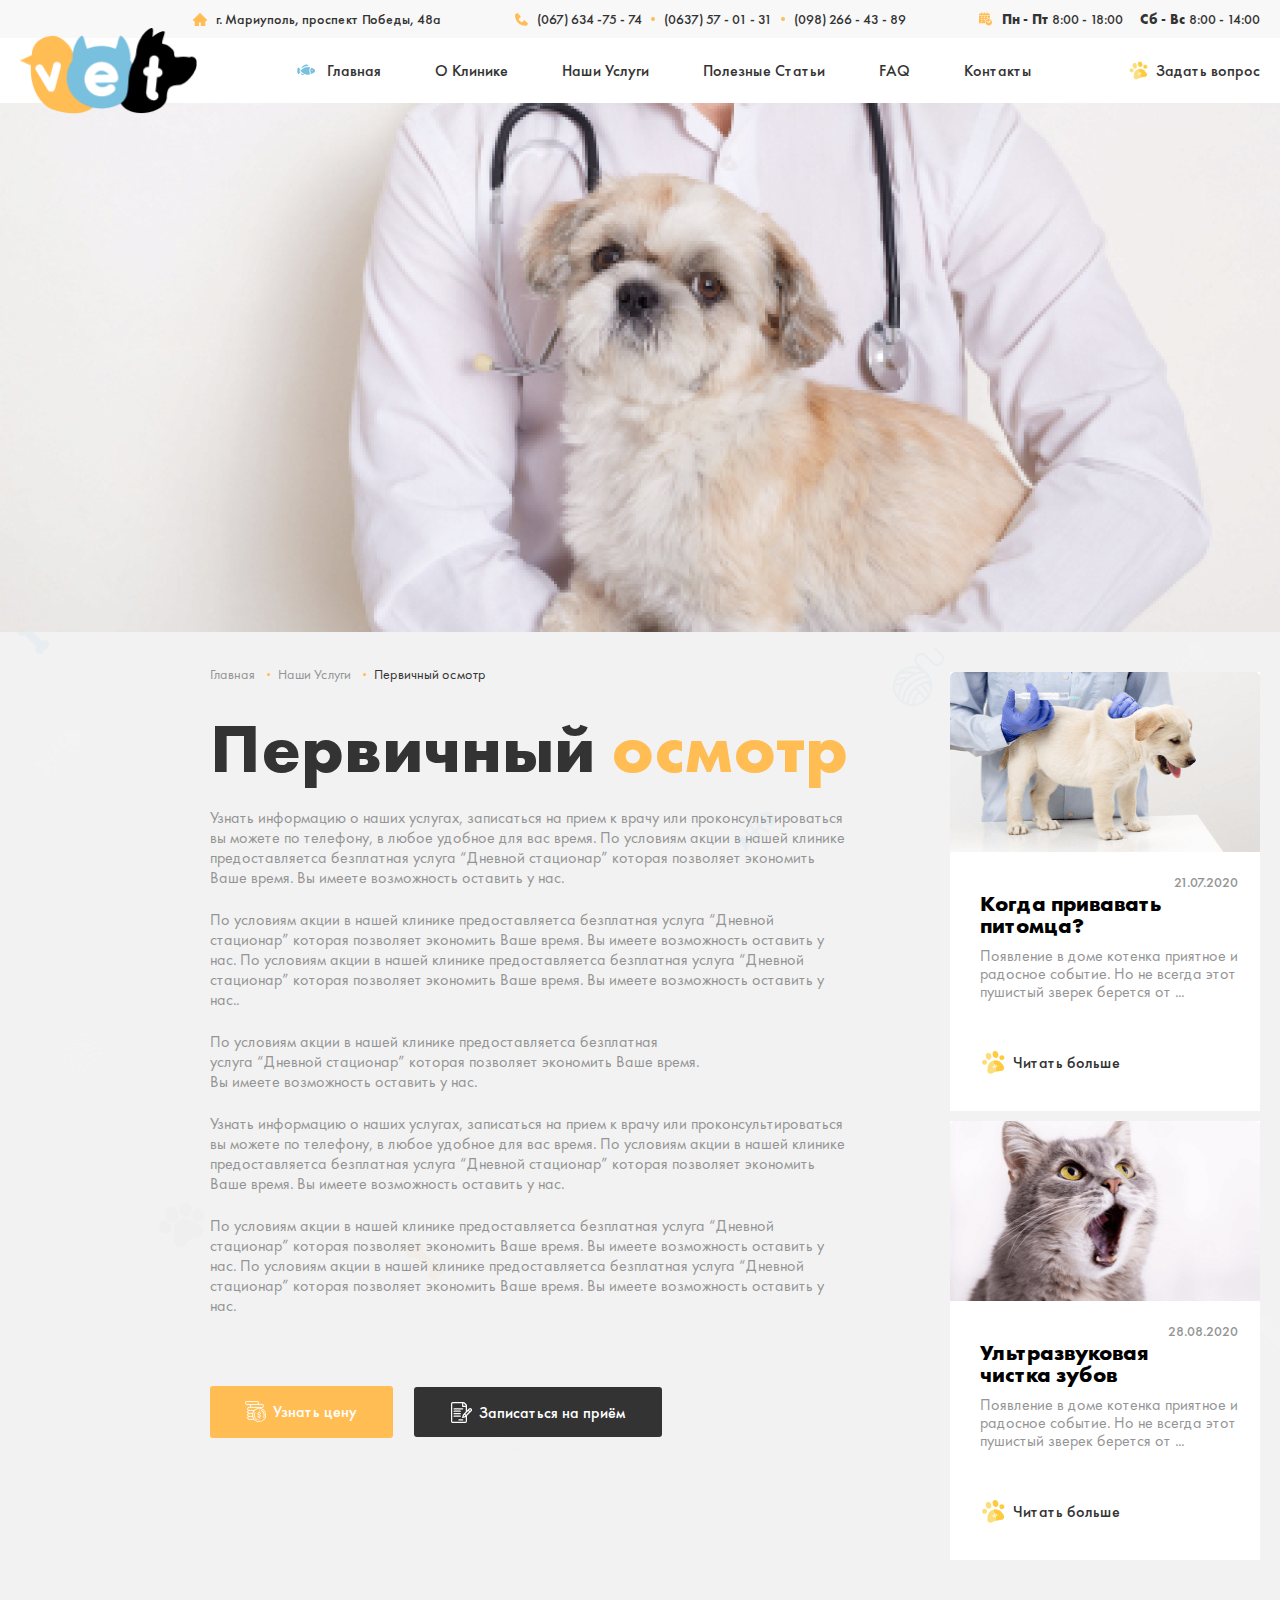
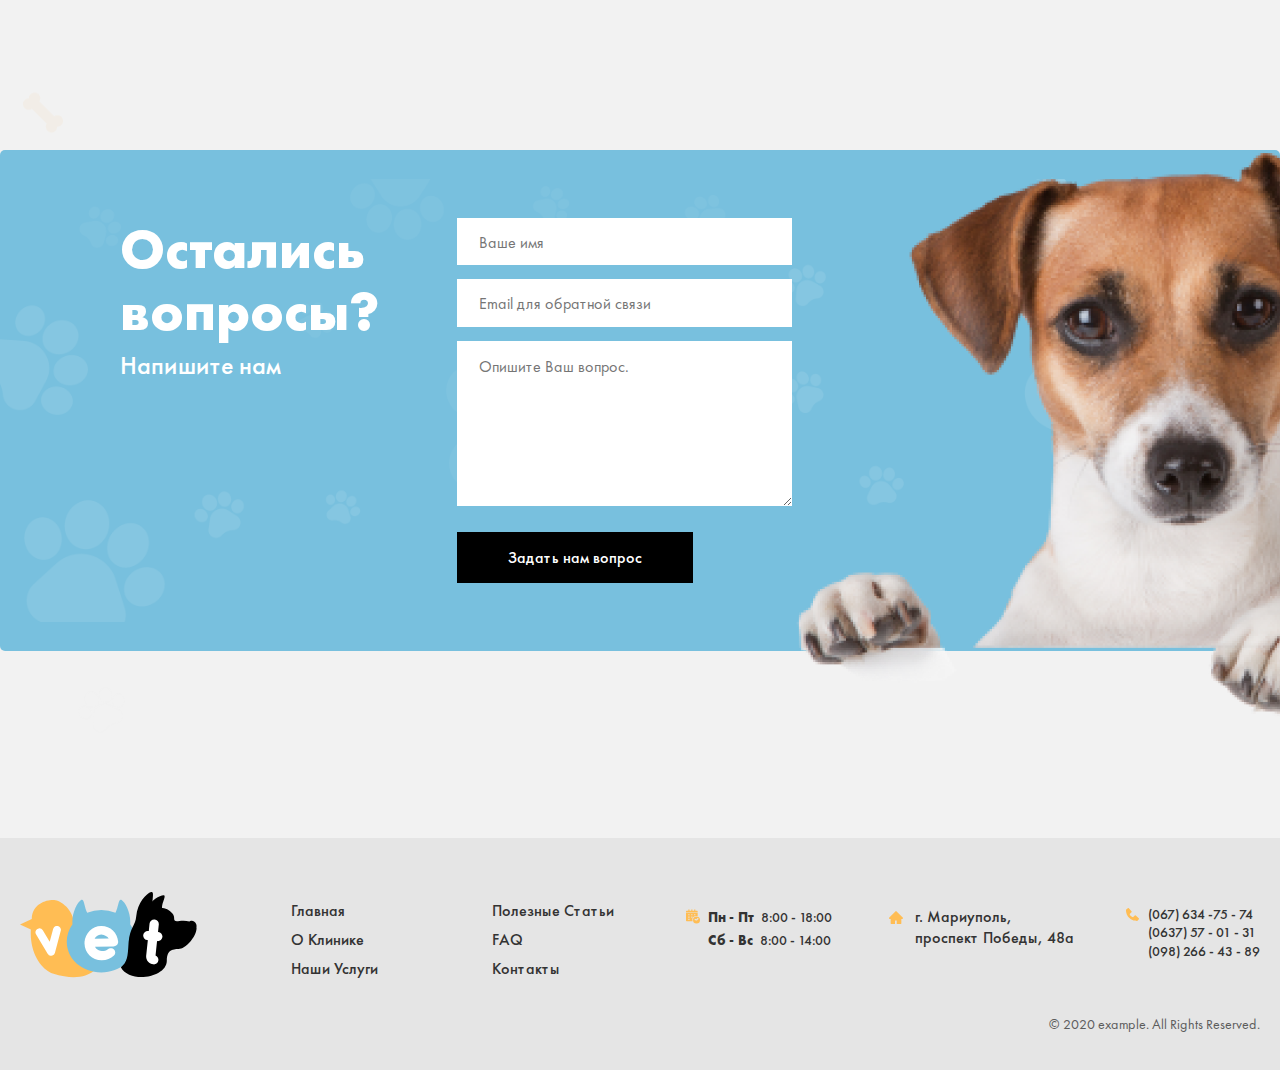
<file: service-open.html>
<!DOCTYPE html>
<html lang="ru">

<head>
    <meta charset="UTF-8">
    <meta name="viewport" content="width=device-width, initial-scale=1.0">
    <link rel="stylesheet" href="css/normalize.css">
    <link rel="stylesheet" href="css/style.css">
    <title>Document</title>
</head>

<body>

    <!-- HEADER -->

    <header class="header">

        <!-- Header top -->

        <div class="header__top">
            <div class="container header__top-container">
                <address class="header__top-address">г. Мариуполь, проспект Победы, 48а</address>
                <ul class="phone">
                    <li class="phone__item">
                        <a class="phone__link" href="tel:+(067)634-75-74">(067) 634 -75 - 74</a>
                    </li>
                    <li class="phone__item">
                        <a class="phone__link" href="tel:+(0637)57-01-31">(0637) 57 - 01 - 31</a>
                    </li>
                    <li class="phone__item">
                        <a class="phone__link" href="tel:+(098)266-43-89">(098) 266 - 43 - 89</a>
                    </li>
                </ul>
                <ul class="admission">
                    <li class="admission__item">
                        <b class="admission__day">Пн - Пт</b>
                        <time datetime="08:00">8:00</time> - <time datetime="18:00">18:00</time>
                    </li>
                    <li class="admission__item">
                        <b class="admission__day">Сб - Вс</b>
                        <time datetime="08:00">8:00</time> - <time datetime="14:00">14:00</time>
                    </li>
                </ul>
            </div>
        </div>

        <!-- Header bottom -->
        <div class="header__bottom">
            <div class="container header__bottom-container">
                <div class="logo">
                    <a class="logo__link" href="index.html">
                        <img src="./img/logo.png" srcset="./img/logo.png 1x, ./img/logo@2x.png 2x" width="177"
                            height="86" alt="site logo" class="logo__img">
                    </a>
                </div>

                <nav class="navbar">
                    <ul class="navbar__list">
                        <li class="navbar__item navbar__item-active">
                            <a class="navbar__link" href="index.html">Главная</a>
                        </li>
                        <li class="navbar__item">
                            <a class="navbar__link" href="about.html">О Клинике</a>
                        </li>
                        <li class="navbar__item">
                            <a class="navbar__link" href="services.html">Наши Услуги</a>
                        </li>
                        <li class="navbar__item">
                            <a class="navbar__link" href="articles.html">Полезные Статьи</a>
                        </li>
                        <li class="navbar__item">
                            <a class="navbar__link" href="faq.html">FAQ</a>
                        </li>
                        <li class="navbar__item">
                            <a class="navbar__link" href="contact.html">Контакты</a>
                        </li>
                    </ul>
                </nav>
                <a class="header-bottom__link" href="ask-question.html">Задать вопрос</a>
            </div>
        </div>
    </header>



    <main class="main">
        <section class="service-open">
            <div class="container service-open__container">
                <div class="service-open__left">
                    <ol class="service-open__list">
                        <li class="service-open__list-item open-item">
                            <a class="open-item__link" href="index.html">Главная</a>
                        </li>
                        <li class="service-open__list-item open-item">
                            <a class="open-item__link" href="services.html">Наши Услуги</a>
                        </li>
                        <li class="service-open__list-item open-item open-item--active">
                            <a class="open-item__link" href="service-open.html">Первичный осмотр</a>
                        </li>
                    </ol>
                    <h1 class="service-open__heading">Первичный <span class="heading-span">осмотр</span></h1>
                    <p class="service-open__text">Узнать информацию о наших услугах, записаться на прием к врачу или
                        проконсультироваться вы можете по телефону, в любое удобное для вас время. По условиям акции в
                        нашей клинике предоставляетса безплатная услуга “Дневной стационар” которая позволяет экономить
                        Ваше время. Вы имеете возможность оставить у нас.</p>
                    <p class="service-open__text">По условиям акции в нашей клинике предоставляетса безплатная услуга
                        “Дневной стационар” которая позволяет экономить Ваше время. Вы имеете возможность оставить у
                        нас. По условиям акции в нашей клинике предоставляетса безплатная услуга “Дневной стационар”
                        которая позволяет экономить Ваше время. Вы имеете возможность оставить у нас..</p>
                    <p class="center__text">По условиям акции в нашей клинике предоставляетса безплатная услуга
                        “Дневной стационар” которая позволяет экономить Ваше время. Вы имеете возможность оставить у
                        нас.</p>
                    <p class="service-open__text">Узнать информацию о наших услугах, записаться на прием к врачу или
                        проконсультироваться вы можете по телефону, в любое удобное для вас время. По условиям акции в
                        нашей клинике предоставляетса безплатная услуга “Дневной стационар” которая позволяет экономить
                        Ваше время. Вы имеете возможность оставить у нас.</p>
                    <p class="service-open__text">По условиям акции в нашей клинике предоставляетса безплатная услуга
                        “Дневной стационар” которая позволяет экономить Ваше время. Вы имеете возможность оставить у
                        нас. По условиям акции в нашей клинике предоставляетса безплатная услуга “Дневной стационар”
                        которая позволяет экономить Ваше время. Вы имеете возможность оставить у нас.</p>
                    <div class="service__links service-open__buttons">
                        <a href="service-open.html" class="service__links-price">Узнать цену</a>
                        <a href="service-open.html" class="service__links-comments">Записаться на приём</a>
                    </div>
                </div>
                <ul class="service-open__right">
                    <li class="articles__item article">
                        <article class="article__closed">
                            <img class="article__img" src="./img/small-dog.png"
                                srcset="./img/small-dog.png 1x, ./img/cat-article@2x.png 2x" alt="article" width="305"
                                height="180">
                            <div class="article__content content">
                                <p class="content__date">21.07.2020</p>
                                <h3 class="content__title">Когда привавать питомца?</h3>
                                <p class="content__text">Появление в доме котенка приятное и радосное событие. Но не
                                    всегда
                                    этот пушистый зверек берется от ...</p>
                                <a href="#" class="content__link links">Читать больше</a>
                            </div>
                        </article>
                    </li>
                    <li class="articles__item article">
                        <article class="article__closed">
                            <img class="article__img" src="./img/cat-article.png"
                                srcset="./img/cat-article.png 1x, ./img/cat-article@2x.png 2x" alt="article" width="305"
                                height="180">
                            <div class="article__content content">
                                <p class="content__date">28.08.2020</p>
                                <h3 class="content__title">Ультразвуковая чистка зубов</h3>
                                <p class="content__text">Появление в доме котенка приятное и радосное событие. Но не
                                    всегда
                                    этот пушистый зверек берется от ...</p>
                                <a href="#" class="content__link links">Читать больше</a>
                            </div>
                        </article>
                    </li>
                </ul>
            </div>
        </section>

        <section class="question">
            <div class="question__bg">
                <div class="container question__bg-container">
                    <div class="question__content">
                        <h3 class="question__title">Остались вопросы?</h3>
                        <p class="question__text">Напишите нам</p>
                    </div>
                    <form class="question__form" action="https://echo.htmlacademy.ru" method="POST">
                        <input class="question__form-name" type="text" aria-label="Your Name" name="Name"
                            placeholder="Ваше имя" required>
                        <input class="question__form-email" type="email" aria-label="Email Input" name="email"
                            pattern="^([a-z0-9_\.-]+)@([\da-z\.-]+)\.([a-z\.]{2,6})$"
                            placeholder="Email для обратной связи" required>
                        <textarea class="question__form-textarea" minlength="3" aria-label="Write something"
                            placeholder="Опишите Ваш вопрос."></textarea>
                        <button class="question__form-button" type="submit">Задать нам вопрос</button>
                    </form>
                </div>
            </div>
        </section>
    </main>



    <!-- FOOTER -->
    <footer class="footer">
        <div class="container">
            <div class="footer__container">
                <a href="index.html" class="site__logo">
                    <img src="./img/logo.svg" width="177" height="86" alt="logo" class="logo-img">
                </a>
                <ul class="footer__list">
                    <li class="footer__item">
                        <a class="footer__link" href="#">Главная</a>
                    </li>
                    <li class="footer__item">
                        <a class="footer__link" href="#">О Клинике</a>
                    </li>
                    <li class="footer__item">
                        <a class="footer__link" href="#">Наши Услуги</a>
                    </li>
                </ul>
                <ul class="again-list">
                    <li class="footer__item">
                        <a class="footer__link" href="articles.html">Полезные Статьи</a>
                    </li>
                    <li class="footer__item">
                        <a class="footer__link" href="#">FAQ</a>
                    </li>
                    <li class="footer__item">
                        <a class="footer__link" href="contact.html">Контакты</a>
                    </li>
                </ul>

                <ul class="calendar__list">
                    <p class="calendar__item"><span class="calendar__item-day">Пн - Пт</span> 8:00 - 18:00</p>
                    <p class="calendar__item"><span class="calendar__item-day">Сб - Вс</span> 8:00 - 14:00</p>
                </ul>

                <address class="footer__address">г. Мариуполь,<br /> проспект Победы, 48а</address>

                <ul class="footer__lists">
                    <li class="footer__phone">
                        <a class="footer__phone-links" href="tel:0676347574">(067) 634 -75 - 74</a>
                    </li>
                    <li class="footer__phone">
                        <a class="footer__phone-links" href="tel:0637510131">(0637) 57 - 01 - 31</a>
                    </li>
                    <li class="footer__phone">
                        <a class="footer__phone-links" href="tel:0982664389">(098) 266 - 43 - 89</a>
                    </li>
                </ul>
            </div>
            <p class="footer__text">© 2020 example. All Rights Reserved.</p>
        </div>
    </footer>
</file>
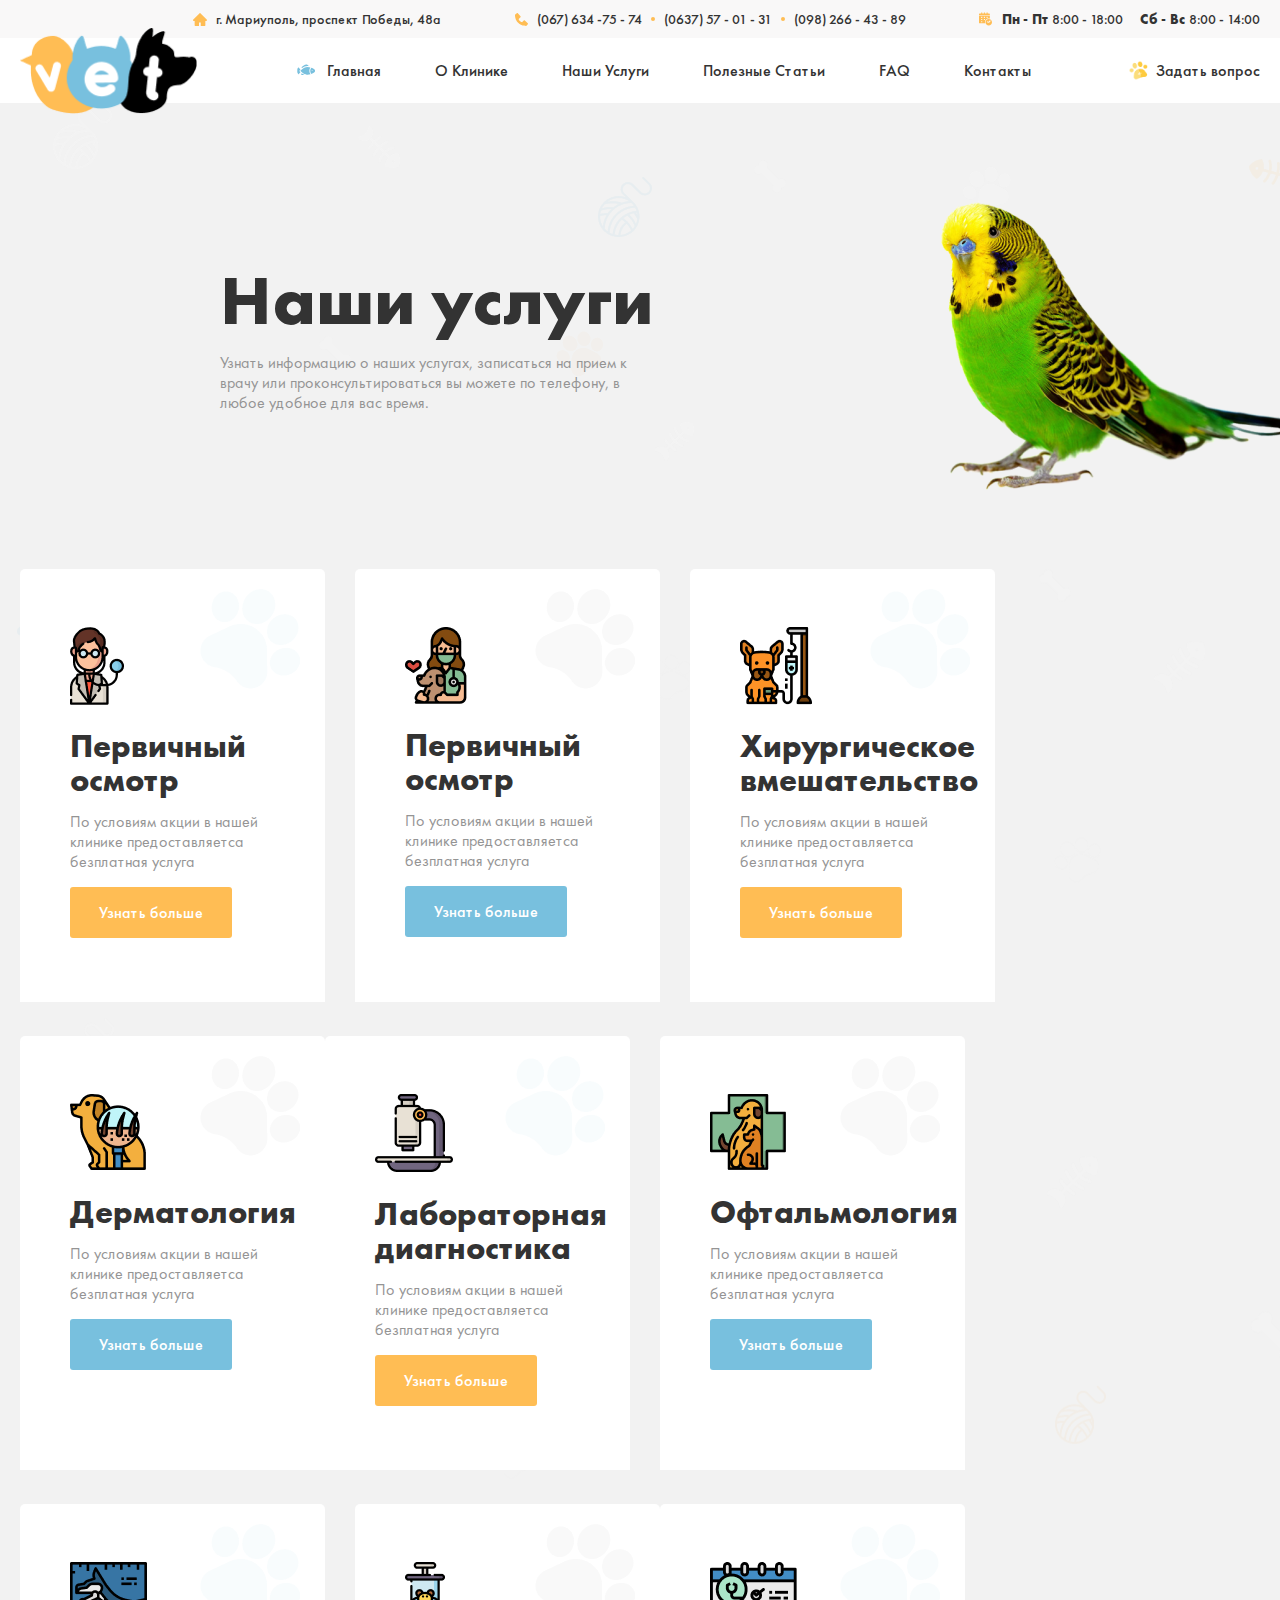
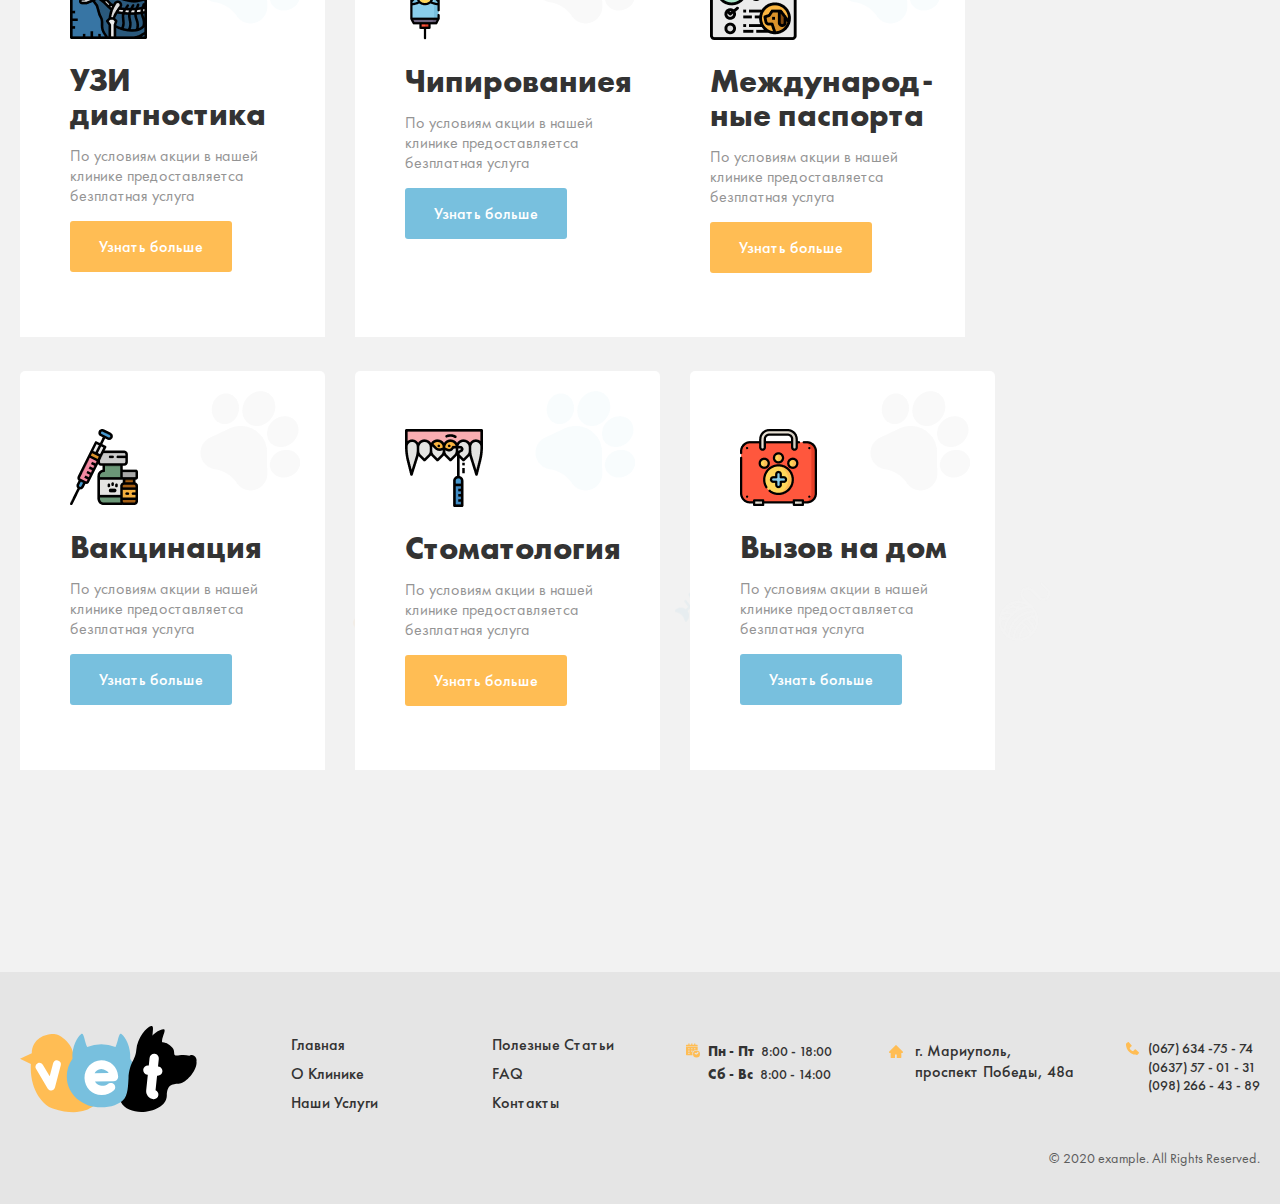
<file: services.html>
<!DOCTYPE html>
<html lang="ru">

<head>
    <meta charset="UTF-8">
    <meta name="viewport" content="width=device-width, initial-scale=1.0">
    <link rel="stylesheet" href="css/normalize.css">
    <link rel="stylesheet" href="css/style.css">
    <title>Document</title>
</head>

<body>

    <!-- HEADER -->

    <header class="header">

        <!-- Header top -->

        <div class="header__top">
            <div class="container header__top-container">
                <address class="header__top-address">г. Мариуполь, проспект Победы, 48а</address>
                <ul class="phone">
                    <li class="phone__item">
                        <a class="phone__link" href="tel:+(067)634-75-74">(067) 634 -75 - 74</a>
                    </li>
                    <li class="phone__item">
                        <a class="phone__link" href="tel:+(0637)57-01-31">(0637) 57 - 01 - 31</a>
                    </li>
                    <li class="phone__item">
                        <a class="phone__link" href="tel:+(098)266-43-89">(098) 266 - 43 - 89</a>
                    </li>
                </ul>
                <ul class="admission">
                    <li class="admission__item">
                        <b class="admission__day">Пн - Пт</b>
                        <time datetime="08:00">8:00</time> - <time datetime="18:00">18:00</time>
                    </li>
                    <li class="admission__item">
                        <b class="admission__day">Сб - Вс</b>
                        <time datetime="08:00">8:00</time> - <time datetime="14:00">14:00</time>
                    </li>
                </ul>
            </div>
        </div>

        <!-- Header bottom -->
        <div class="header__bottom">
            <div class="container header__bottom-container">
                <div class="logo">
                    <a class="logo__link" href="index.html">
                        <img src="./img/logo.png" srcset="./img/logo.png 1x, ./img/logo@2x.png 2x" width="177"
                            height="86" alt="site logo" class="logo__img">
                    </a>
                </div>

                <nav class="navbar">
                    <ul class="navbar__list">
                        <li class="navbar__item navbar__item-active">
                            <a class="navbar__link" href="index.html">Главная</a>
                        </li>
                        <li class="navbar__item">
                            <a class="navbar__link" href="#">О Клинике</a>
                        </li>
                        <li class="navbar__item">
                            <a class="navbar__link" href="services.html">Наши Услуги</a>
                        </li>
                        <li class="navbar__item">
                            <a class="navbar__link" href="articles.html">Полезные Статьи</a>
                        </li>
                        <li class="navbar__item">
                            <a class="navbar__link" href="faq.html">FAQ</a>
                        </li>
                        <li class="navbar__item">
                            <a class="navbar__link" href="contact.html">Контакты</a>
                        </li>
                    </ul>
                </nav>
                <a class="header-bottom__link" href="ask-question.html">Задать вопрос</a>
            </div>
        </div>
    </header>

    <!-- MAIN -->
    <main class="main">
        <div class="main__top">
            <div class="container main__top-container">
                <h1 class="service__name">Наши услуги</h1>
                <p class="service__text">Узнать информацию о наших услугах, записаться на прием к врачу или
                    проконсультироваться вы можете по телефону, в любое удобное для вас время.</p>
            </div>
        </div>

        <section class="services-section">
            <div class="container">
                <ul class="service__lists">
                    <li class="service__items">
                        <img src="./img/doctor-male.png" srcset="./img/doctor-male.png 1x, ./img/doctor-male@2x.png 2x"
                            alt="doctor">
                        <h3 class="service__items-name">Первичный осмотр</h3>
                        <p class="service__items-text">По условиям акции в нашей клинике предоставляетса безплатная
                            услуга</p>
                        <a href="#" class="service__items-link">Узнать больше</a>
                    </li>
                    <li class="service__items">
                        <img src="./img/doctor-female.png"
                            srcset="./img/doctor-female.png 1x, ./img/doctor-female@2x.png 2x" alt="doctor">
                        <h3 class="service__items-name">Первичный осмотр</h3>
                        <p class="service__items-text">По условиям акции в нашей клинике предоставляетса безплатная
                            услуга</p>
                        <a href="#" class="service__items-link">Узнать больше</a>
                    </li>
                    <li class="service__items">
                        <img src="./img/dogg.png" srcset="./img/dogg.png 1x, ./img/dogg@2x.png 2x" alt="dog">
                        <h3 class="service__items-name">Хирургическое вмешательство</h3>
                        <p class="service__items-text">По условиям акции в нашей клинике предоставляетса безплатная
                            услуга</p>
                        <a href="#" class="service__items-link">Узнать больше</a>
                    </li>
                    <li class="service__items">
                        <img src="./img/sick-dog.png" srcset="./img/sick-dog.png 1x, ./img/sick-dog@2x.png 2x"
                            alt="dog">
                        <h3 class="service__items-name">Дерматология</h3>
                        <p class="service__items-text">По условиям акции в нашей клинике предоставляетса безплатная
                            услуга</p>
                        <a href="#" class="service__items-link">Узнать больше</a>
                    </li>
                    <li class="service__items">
                        <img src="./img/veterinary.png" srcset="./img/veterinary.png 1x, ./img/veterinary@2x.png 2x"
                            alt="dog">
                        <h3 class="service__items-name">Лабораторная диагностика</h3>
                        <p class="service__items-text">По условиям акции в нашей клинике предоставляетса безплатная
                            услуга</p>
                        <a href="#" class="service__items-link">Узнать больше</a>
                    </li>
                    <li class="service__items">
                        <img src="./img/portret.png" srcset="./img/portret.png 1x, ./img/portret@2x.png 2x" alt="dog">
                        <h3 class="service__items-name">Офтальмология</h3>
                        <p class="service__items-text">По условиям акции в нашей клинике предоставляетса безплатная
                            услуга</p>
                        <a href="#" class="service__items-link">Узнать больше</a>
                    </li>
                    <li class="service__items">
                        <img src="./img/uzi.png" srcset="./img/uzi.png 1x, ./img/uzi@2x.png 2x" alt="dog">
                        <h3 class="service__items-name">УЗИ диагностика</h3>
                        <p class="service__items-text">По условиям акции в нашей клинике предоставляетса безплатная
                            услуга</p>
                        <a href="#" class="service__items-link">Узнать больше</a>
                    </li>
                    <li class="service__items">
                        <img src="./img/chipo.png" srcset="./img/chipo.png 1x, ./img/chipo@2x.png 2x" alt="dog">
                        <h3 class="service__items-name">Чипированиея</h3>
                        <p class="service__items-text">По условиям акции в нашей клинике предоставляетса безплатная
                            услуга</p>
                        <a href="#" class="service__items-link">Узнать больше</a>
                    </li>
                    <li class="service__items">
                        <img src="./img/passport.png" srcset="./img/passport.png 1x, ./img/passport@2x.png 2x"
                            alt="dog">
                        <h3 class="service__items-name">Международ- <br />ные паспорта</h3>
                        <p class="service__items-text">По условиям акции в нашей клинике предоставляетса безплатная
                            услуга</p>
                        <a href="#" class="service__items-link">Узнать больше</a>
                    </li>
                    <li class="service__items">
                        <img src="./img/vaccine.png" srcset="./img/vaccine.png 1x, ./img/vaccine@2x.png 2x" alt="dog">
                        <h3 class="service__items-name">Вакцинация</h3>
                        <p class="service__items-text">По условиям акции в нашей клинике предоставляетса безплатная
                            услуга</p>
                        <a href="#" class="service__items-link">Узнать больше</a>
                    </li>
                    <li class="service__items">
                        <img src="./img/stom.png" srcset="./img/stom.png 1x, ./img/stom@2x.png 2x" alt="dog">
                        <h3 class="service__items-name">Стоматология</h3>
                        <p class="service__items-text">По условиям акции в нашей клинике предоставляетса безплатная
                            услуга</p>
                        <a href="#" class="service__items-link">Узнать больше</a>
                    </li>
                    <li class="service__items">
                        <img src="./img/call.png" srcset="./img/call.png 1x, ./img/call@2x.png 2x" alt="dog">
                        <h3 class="service__items-name">Вызов на дом</h3>
                        <p class="service__items-text">По условиям акции в нашей клинике предоставляетса безплатная
                            услуга</p>
                        <a href="#" class="service__items-link">Узнать больше</a>
                    </li>
                </ul>
            </div>
        </section>
    </main>

    <!-- FOOTER -->
    <footer class="footer">
        <div class="container">
            <div class="footer__container">
                <a href="index.html" class="site__logo">
                    <img src="./img/logo.svg" width="177" height="86" alt="logo" class="logo-img">
                </a>
                <ul class="footer__list">
                    <li class="footer__item">
                        <a class="footer__link" href="#">Главная</a>
                    </li>
                    <li class="footer__item">
                        <a class="footer__link" href="#">О Клинике</a>
                    </li>
                    <li class="footer__item">
                        <a class="footer__link" href="#">Наши Услуги</a>
                    </li>
                </ul>
                <ul class="again-list">
                    <li class="footer__item">
                        <a class="footer__link" href="articles.html">Полезные Статьи</a>
                    </li>
                    <li class="footer__item">
                        <a class="footer__link" href="faq.html">FAQ</a>
                    </li>
                    <li class="footer__item">
                        <a class="footer__link" href="contact.html">Контакты</a>
                    </li>
                </ul>

                <ul class="calendar__list">
                    <p class="calendar__item"><span class="calendar__item-day">Пн - Пт</span> 8:00 - 18:00</p>
                    <p class="calendar__item"><span class="calendar__item-day">Сб - Вс</span> 8:00 - 14:00</p>
                </ul>

                <address class="footer__address">г. Мариуполь,<br /> проспект Победы, 48а</address>

                <ul class="footer__lists">
                    <li class="footer__phone">
                        <a class="footer__phone-links" href="tel:0676347574">(067) 634 -75 - 74</a>
                    </li>
                    <li class="footer__phone">
                        <a class="footer__phone-links" href="tel:0637510131">(0637) 57 - 01 - 31</a>
                    </li>
                    <li class="footer__phone">
                        <a class="footer__phone-links" href="tel:0982664389">(098) 266 - 43 - 89</a>
                    </li>
                </ul>
            </div>
            <p class="footer__text">© 2020 example. All Rights Reserved.</p>
        </div>
    </footer>
</file>
<file: css/style.css>
@font-face {
    font-family: "Futura PT";
    font-weight: 400;
    font-style: normal;
    font-display: swap;
    src: url("../fonts/subset-FuturaPT-Book.woff2") format("woff2"),
        url("../fonts/subset-FuturaPT-Book.woff") format("woff");
}

@font-face {
    font-family: "Futura PT";
    font-weight: 500;
    font-style: normal;
    font-display: swap;
    src: url("../fonts/subset-FuturaPT-Medium.woff2") format("woff2"),
        url("../fonts/subset-FuturaPT-Medium.woff") format("woff");
}

@font-face {
    font-family: "Futura PT";
    font-weight: 700;
    font-style: normal;
    font-display: swap;
    src: url("../fonts/subset-FuturaPT-Bold.woff2") format("woff2"),
        url("../fonts/subset-FuturaPT-Bold.woff") format("woff");
}

:root {
    --yellow: #FFBD54;
    --text-color: #333;
}

html {
  box-sizing: border-box;
  scroll-behavior: smooth;
}

*,
*::before,
*::after {
  box-sizing: inherit;
}

body {
  padding: 0;
  margin: 0;
  font-family: "Futura PT", "Arial", sans-serif;
  background-color: #F9F9F9;
  background-image: url("../img/bg.png");
  overflow-x: hidden;
}

img {
  max-width: 100%;
  height: auto;
}

.visually-hidden {
  position: absolute;
  width: 1px;
  height: 1px;
  margin: -1px;
  border: 0;
  padding: 0;
  clip: rect(0 0 0 0);
  overflow: hidden;
}

.container {
  max-width: 1350px;
  padding-left: 20px;
  padding-right: 20px;
  margin-left: auto;
  margin-right: auto;
}

/* HEADER */
.header {
    font-weight: 500;
}

.header__top {
    background-color: #f9f8f8;
    padding-top: 10px;
    padding-bottom: 10px;
    font-size: 14px;
    line-height: 18px;
    color: var(--text-color);
}

.header__top-container {
    display: flex;
    align-items: center;
    justify-content: space-between;
    padding-left: 193px;
}

.header__top-address {
    font-style: normal;
    display: flex;
    align-items: center;
}

.header__top-address::before {
    content: "";
    width: 14px;
    height: 13px;
    display: block;
    margin-right: 9px;
    background-image: url("../img/house.svg");
    background-repeat: no-repeat;
    background-size: contain;
}

.phone {
    display: flex;
    align-items: center;
    margin: 0;
    padding: 0;
    list-style-type: none;
}

.phone::before {
    content: "";
    width: 13px;
    height: 13px;
    margin-right: 9px;
    background-image: url("../img/phone.svg");
    background-repeat: no-repeat;
    background-size: contain;
}

.phone__item {
    position: relative;
    z-index: 1;
}

.phone__item + .phone__item {
    margin-left: 22px;
}

.phone__item + .phone__item::before {
    content: "";
    top: 50%;
    transform: translate(-50%, -50%);
    position: absolute;
    z-index: 1;
    left: -11px;
    border-radius: 50%;
    width: 4px;
    height: 4px;
    background-color: var(--yellow);
}

.phone__link {
    text-decoration: none;
    color: var(--text-color);
}

.phone__link:hover {
    color: var(--yellow);
}

.phone__link:active {
    color: var(--text-color);
    opacity: 0.6;
}

.admission {
    display: flex;
    align-items: center;
    margin: 0;
    padding: 0;
    list-style-type: none;
}

.admission::before {
    width: 14px;
    height: 14px;
    content: "";
    background-image: url("../img/schedule.svg");
    background-repeat: no-repeat;
    background-size: contain;
    margin-right: 9px;
}

.admission__item + .admission__item {
    margin-left: 17px;
}

/* HEADER BOTTOM  */

.header__bottom {
    background-color: #fff;
    font-size: 16px;
    line-height: 21px;
    font-weight: 500;
}

.header__bottom-container {
    display: flex;
    align-items: center;
    justify-content: space-between;
}

.logo {
    position: relative;
    z-index: 1;
    width: 178px;
}

.logo__link {
    position: absolute;
    z-index: 1;
    top: 50%;
    left: 0;
    transform: translateY(-50%);
}

.logo__img {
    display: block;
    width: 177px;
    height: 86px;
}

.logo__img:hover {
    opacity: 0.8;
}

.logo__img:active {
    opacity: 0.6;
}

.navbar__list {
    display: flex;
    margin: 0;
    padding: 0;
    list-style-type: none;
}

.navbar__item {
    margin-left: 27px;
    margin-right: 27px;
    margin-top: 22px;
    margin-bottom: 22px;
    display: flex;
}

.navbar__link {
    text-decoration: none;
    color: var(--text-color);
    position: relative;
    z-index: 1;
}

.navbar__link:hover::after {
    content: "";
    width: 100%;
    left: 0;
    bottom: 0;
    height: 3px;
    position: absolute;
    z-index: 1;
    background-color: #ffd796;
}

.navbar__link:active {
    opacity: 0.6;
}

.navbar__item-active::before {
    content: "";
    width: 20px;
    height: 15px;
    margin-right: 12px;
    background-image: url("../img/active.svg");
    background-repeat: no-repeat;
    display: block;
}

.header-bottom__link {
    display: flex;
    align-items: center;
    text-decoration: none;
    color: var(--text-color);
}

.header-bottom__link::before {
    content: "";
    width: 23px;
    height: 21px;
    display: block;
    margin-right: 5px;
    background-image: url("../img/pet.png");
    background-repeat: no-repeat;
    background-size: contain;
}

.main {
    background-image: url("../img/bg.png");
    background-color: #f2f2f2;
}

.hero {
    padding-top: 153px;
    padding-bottom: 311px;
    background-image: url("../img/bird.png"),
            url("../img/petss.png");
    display: block;
    background-position: calc(50% + 650px) calc(50% + 210px), calc(50% - 570px) calc(50% - 70px);    
    background-repeat: no-repeat;
}

.hero__container {
    margin-left: calc(50% - 560px);
}

.hero__name {
    width: 608px;
    margin-top: 0;
    font-style: normal;
    font-weight: bold;
    font-size: 70px;
    line-height: 64px;
    color: #333333;
    margin-bottom: 0;
    margin-left: calc(50% - 130px);
}

.hero__span {
    color: #78C0DE;
}

.hero__text {
    margin-top: 10px;
    width: 495px;
    font-style: normal;
    margin-left: calc(50% - 130px);
    font-weight: normal;
    font-size: 16px;
    line-height: 21px;
    color: #949494;
    margin-bottom: 38px;
}

.hero__link {
    text-decoration: none;
    padding: 15px 48px;
    margin-left: calc(50% - 130px);
    background-color: #333;
    color: #fff;
    border-radius: 3px;
}

.hero__link:hover {
    background-color: #FFBD54;
    color: #333;
}

.hero__link:active {
    opacity: 0.6;
}

.quote {
    position: relative;
    z-index: 1;
    padding-top: 44px;
    line-height: 26px;
}

.feedback__text {
    position: relative;
    z-index: 1;
    width: 753px;
    margin-left: auto;
    margin-right: auto;
    font-style: normal;
    font-weight: normal;
    font-size: 20px;
    line-height: 26px;
    text-align: center;
    color: #949494;  
}

.feedback__text::before {
    position: absolute;
    z-index: 1;
    content: "";
    width: 140px;
    height: 1px;
    background-color: #dbdbdb;
    display: block;
    left: 40%;
    top: -43px;
}

.feedback__text::after {
    position: absolute;
    z-index: 1;
    content: "";
    width: 140px;
    height: 1px;
    background-color: #dbdbdb;
    display: block;
    left: 40%;
    bottom: -43px;
}

.feedback__left {
    position: absolute;
    z-index: 1;
    left: 15%;
}

.feedback__right {
    position: absolute;
    z-index: 1;
    right: 15%;
    bottom: 32%;
}

.feedback__heading {
    font-weight: 500;
    font-size: 20px;
    color: var(--text-color);
    margin-top: 65px;
    text-align: center;
    margin-bottom: 0;
}

.services {
    position: relative;
    z-index: 1;
    padding-top: 191px;
    padding-bottom: 295px;
}

.sercives__heading {
    margin-top: 0;
    font-style: normal;
    font-weight: bold;
    font-size: 48px;
    line-height: 54px;
    color: #333333;
    text-align: center;
    margin-bottom: 50px;
}

.btn-prev {
    position: absolute;
    z-index: 1;
    left: 0;
    top: 29%;
    background-image: url("../img/prev.svg");
    background-position: left center;
    background-repeat: no-repeat;
    border: none;
    background-color: transparent;
    display: block;
    width: 14px;
    height: 25px;
    padding: 26px 22px;
    margin-right: 15px;
    background-position: center;
}

.btn-prev:hover {
    background-color: #fff;
}

.btn-prev:active {
    opacity: 0.6;
}

.btn-next {
    position: absolute;
    z-index: 1;
    right: 0;
    top: 28%;
    background-image: url("../img/next.svg");
    background-position: right center;
    background-repeat: no-repeat;
    border: none;
    background-color: transparent;
    background-position: center;
    display: block;
    padding: 26px 22px;
}

.btn-next:hover {
    background-color: #fff;
}

.btn-prev:active {
    opacity: 0.6;
}

.services__list {
    margin: 0;
    padding: 0;
    list-style-type: none;
    overflow-x: hidden;
    display: flex;
    padding-bottom: 13px;
}

.services__item {
    width: 193px;
    border-radius: 5px 5px 0px 0px;
    background-color: #fff;
    padding: 30px 0 25px 0;
    cursor: pointer;
    border-radius: 5px;
}

.services__item:hover {
    opacity: 0.8;
    transition: opacity 0.2s ease;
}

.services__item:active {
    opacity: 0.5;
}

.services__img-in {
    margin-left: 75px;
    margin-bottom: 21px;
}

.services__img {
    margin-left: 60px;
    margin-bottom: 30px;  
}

.services__link {
    text-decoration: none;
}

.services__name {
    width: 126px;
    margin-left: auto;
    margin-right: auto;
    font-style: normal;
    font-weight: 500;
    font-size: 18px;
    line-height: 22px;
    text-align: center;
    color: #333333;
    margin-top: 0;
    margin-bottom: 0;
}

.services__item:first-child {
    margin-left: 43px;
}

.services__item:not(:last-child) {
    margin-right: 13px;
}

.services__item--active {
    position: relative;
    z-index: 1;
}

.services__item--active::after {
    content: "";
    width: 100%;
    height: 13px;
    background-color: #fff;
    position: absolute;
    z-index: 1;
    bottom: -13px;
    left: 0;
}

.services__bottom {
    margin: 0;
    padding: 0;
    list-style-type: none;
}

.services__bottom-item {
    display: flex;
    margin-left: 43px;
    padding: 41px 106px 41px 30px;
    background-color: #fff;
    margin-right: 46px;
    border-radius: 0px 5px 5px 5px;
}

.service__img {
    margin-right: 58px;
    border-radius: 5px;
}

.service__name {
    font-style: normal;
    font-weight: 500;
    font-size: 36px;
    line-height: 20px;
    color: #333333;
}

.service__text {
    font-style: normal;
    font-weight: normal;
    font-size: 16px;
    line-height: 20px;
    color: #949494;
}

.service__links {
    display: flex;
    align-items: center;
    margin-top: 34px;
}

.service__links-price {
    text-decoration: none;
    font-style: normal;
    font-weight: 500;
    font-size: 16px;
    line-height: 21px;
    color: #FFFFFF;
    display: flex;
    align-items: center;
    padding: 15px 36px 16px 0;
    background-color: #FFBD54;
    border-radius: 3px;
}

.service__links-price:hover {
    background-color: #333;
    color: #FFBD54;
}

.service__links-price:active {
    opacity: 0.6
}

.service__links-price::before {
    margin-right: 7px;
    content: "";
    width: 21px;
    height: 21px;
    background-image: url("../img/money.svg");
    display: block;
    margin-left: 35px;
}

.service__links-comments {
    text-decoration: none;
    font-style: normal;
    font-weight: 500;
    font-size: 16px;
    line-height: 21px;
    color: #FFFFFF;
    padding: 15px 37px 14px 0;
    background-color: #333;
    margin-left: 21px;
    display: flex;
    align-items: center;
    border-radius: 3px;
}

.service__links-comments:hover {
    background-color: #FFBD54;
    color: var(--text-color);
}

.service__links-comments::before {
    content: "";
    width: 21px;
    height: 21px;
    display: block;
    background-image: url("../img/document.svg");
    margin-left: 37px;
    margin-right: 7px;
}

.service__links-comments:active {
    opacity: 0.6
}

.subscribe {
    position: relative;
    z-index: 1;
    padding-top: 90px;
    padding-bottom: 88px;
    background-color: #78C0DE;
}

.subscribe__img {
    position: absolute;
    z-index: 2;
    top: -46%;
    right: calc(50% - 670px);
}

.subscribe__heading {
    margin-top: 0;
    font-style: normal;
    font-weight: bold;
    font-size: 48px;
    line-height: 20px;
    display: flex;
    align-items: center;
    color: #FFFFFF;
    margin-left: 250px;
}

.form {
    margin-left: 250px;
    margin-top: 32px;
}

.form__input {
    padding: 13px 0 13px 22px;
    width: 335px;
    background-color: #fff;
    border-radius: 5px;
    border: none;
    border: 2px solid transparent;
    outline: 0;
}

.form__input:focus {
    border: 2px solid #FFBD54;
}

.form__input:not(:placeholder-shown):invalid {
    border: 2px solid #DC4D41;
}

.form__btn {
    padding: 14px 52px;
    background-color: #333;
    border-radius: 5px;
    color: #fff;
    border: none;
    margin-left: 18px;
}

.articles {
    padding-top: 216px;
    padding-bottom: 265px;
}

.articles__heading {
    font-weight: bold;
    font-size: 48px;
    line-height: 20px;
    color: #333333;
    text-align: center;
    margin-top: 0;
    margin-bottom: 80px;
}

.articles__list {
    margin: 0;
    padding: 0;
    list-style-type: none;
    display: flex;
    justify-content: space-between;
}

.articles__item {
    width: 310px;
    background-color: #fff;
    display: flex;
    flex-direction: column;
}

.articles__item:hover {
    box-shadow: 0 0 15px rgba(0, 0, 0, 0.1);
}

.article__content {
    padding: 21px 22px 35px 30px;
    display: flex;
    flex-direction: column;
}

 .article--active {
    background-color: #fff;
    width: 640px;
}

.article__opened {
    display: flex;
}

.article--active .article__img {
    width: 310px;
    height: 100%;
    display: block;
}

.article__img {
    width: 310px;
    height: 180px;
    display: block;
}

.article__open {
    width: 335px;
    padding: 41px 34px 35px 31px;
    display: flex;
    flex-direction: column;
}

.content__date {
    font-weight: 500;
    font-size: 14px;
    line-height: 18px;
    color: #949494;
    text-align: right;
    margin-top: 0;
    margin-bottom: 2px;
}

.content__title {
    margin-top: 0;
    margin-bottom: 10px;
    width: 201px;
    font-weight: bold;
    font-size: 22px;
    line-height: 22px;
    color: #000000;
}

.content__text {
    margin-top: 0;
    font-weight: normal;
    font-size: 16px;
    line-height: 18px;
    color: #949494;
}

.content__link {
    text-decoration: none;  
    font-weight: 500;
    font-size: 16px;
    line-height: 21px;
    color: #333333;
    display: flex;
    align-items: center;
    margin-top: auto;
}

.content__link:hover {
    color: var(--yellow);
}

.content__link:active {
    color: var(--text-color);
    opacity: 0.6;
}

.links {
    margin-top: 32px;
}

.content__link::before {
    content: "";
    width: 28px;
    height: 27px;
    display: block;
    background-image: url("../img/pet.svg");
    background-repeat: no-repeat;
    margin-right: 5px;
}

.opening__header {
    display: flex;
    align-items: center;
    justify-content: space-between;
}

.content__day {
    text-align: right;
}

.opening__list {
    margin: 0;
    padding: 0;
    list-style-type: none;
    display: flex;
    align-items: center
}

.opening__item:not(:last-child) {
    margin-right: 8px;
}

.opening__link {
    text-decoration: none;
    font-weight: normal;
    font-size: 14px;
    line-height: 22px;
    color: #3D9CEA;
}

.opening__title {
    width: 193px;
    font-weight: bold;
    font-size: 26px;
    line-height: 29px;
    color: #333333;
    margin-top: 29px;
    margin-bottom: 15px;
}

.map {
    display: flex;
    padding-bottom: 247px;
    justify-content: center;
}

.map__link {
    width: 40%;
}

.map__img {
    width: 100%;
    height: 100%;   
}

.map__bg {
    background-image: url("../img/connection-img.png");
    background-repeat: no-repeat;
    background-position: calc(50% - 40px) center;
    background-color: #333;
    width: 60%;
    padding-top: 62px;
    padding-bottom: 74px;
}

.bg__name {
    margin-top: 0;
    font-style: normal;
    font-weight: bold;
    font-size: 48px;
    line-height: 62px;
    color: #FFFFFF;
    margin-bottom: 0;
}

.bg__texts {
    margin-top: 14px;
    width: 334px;
    font-style: normal;
    font-weight: normal;
    font-size: 16px;
    line-height: 20px;
    color: #949494;
}

.bg__container {
    margin-left: 165px;
}

.bg__form {
    width: 400px;
}

.forms__input {
    width: 375px;
    padding: 16px 0 16px 22px;
    margin-bottom: 14px;
    margin-top: 20px;
}

.forms__email {
    width: 375px;
    padding: 16px 0 16px 22px;
    outline: 0;
}

.forms__email:focus {
    border: 2px solid #FFBD54;
}

.forms__email:not(:placeholder-shown):invalid {
    border: 2px solid #DC4D41;
}

.forms__email:not(:placeholder-shown):invalid {
    border-color: #DC4D41;
}


.forms__textarea {
    width: 375px;
    height: 165px;
    margin-top: 14px;
    padding-left: 22px;
    padding-top: 16px;
    font-style: normal;
    font-weight: normal;
    font-size: 16px;
    line-height: 21px;
    display: flex;
    align-items: center;
    color: #949494;
}

.forms__button {
    font-weight: 500;
    font-size: 16px;
    line-height: 21px;
    color: #FFFFFF;
    padding: 15px 49px;
    margin-top: 30px;
    background-color: var(--yellow);
    border: 1px solid transparent;
    cursor: pointer;
}

.forms__button:hover {
    background-color: var(--text-color);
    color: var(--yellow);
    border: 1px solid var(--yellow);
}

.footer {
    background-color: #e5e5e5;
    padding-top: 54px;
    padding-bottom: 23px;
}

.footer-container {
    display: flex;
    justify-content: space-between;
}

.site__logo {
    display: block;
    width: 177px;
    height: 86px;
}

.site__logo:hover {
    opacity: 0.8;
}

.site__logo:active {
    opacity: 0.6;
}

.footer-list {
    margin: 0;
    padding: 0;
    list-style-type: none;
    margin-left: 67px;
    margin-right: 87px;
}

.again-list {
    margin: 0;
    padding: 0;
    list-style-type: none;
}

.footer-link {
    text-decoration: none;
    font-style: normal;
    font-weight: 500;
    font-size: 16px;
    line-height: 21px;
    color: #333333;     
}

.footer-link:hover {
    color: #FFBD54;
}

.footer-link:active {
    color: rgba(51, 51, 51, 0.7);
}

.footer-item {
    margin: 8px 0
}

.footer {
    background-color: #e5e5e5;
    padding-top: 54px;
    padding-bottom: 23px;
}

.footer__container {
    display: flex;
    justify-content: space-between;
}

.footer__list {
    margin: 0;
    padding: 0;
    list-style-type: none;
    margin-left: 67px;
    margin-right: 87px;
}

.again__list {
    margin: 0;
    padding: 0;
    list-style-type: none;
}

.footer__link {
    text-decoration: none;
    font-style: normal;
    font-weight: 500;
    font-size: 16px;
    line-height: 21px;
    color: #333333;     
}

.footer__link:hover {
    color: #FFBD54;
}

.footer__link:active {
    color: rgba(51, 51, 51, 0.7);
}

.footer__item {
    margin: 8px 0
}

.footer__address {
    font-style: normal;
    font-weight: 500;
    font-size: 16px;
    line-height: 21px;
    display: flex;
    color: #333333;
    margin-top: 14px;
    margin-left: 30px;
}

.footer__address::before {
    content: "";
    width: 26px;
    height: 16px;
    display: block;
    background-repeat: no-repeat;
    background-image: url("../img/Home.svg");
    margin-top: 5px;
}

.calendar__item {
    margin-bottom: 0;
    display: flex;
    align-items: center;
    font-weight: 500;
    font-size: 14px;
    line-height: 18px;
    color: #333333;
}

.calendar__item {
    margin-top: 0;
    margin-left: 26px;
}

.calendar__item + .calendar__item {
    margin-top: 5px;
}

.calendar__item:first-child {
    position: relative;
    z-index: 1;
}

.calendar__item-day {
    font-weight: 700;
    margin-right: 6px;
}

.calendar__item:first-child::before {
    position: absolute;
    z-index: 1;
    content: "";
    width: 16px;
    left: -17%;
    height: 16px;
    display: block;
    background-image: url("../img/calendar.svg");
    background-repeat: no-repeat;
    margin-right: 10px;
}

.footer__lists {
    margin: 0;
    padding: 0;
    list-style-type: none;
    margin-left: 47px;
    margin-top: 13px;
}

.footer__phone-links {
    text-decoration: none;
    font-style: normal;
    font-weight: 500;
    font-size: 14px;
    line-height: 18px;
    color: #333333;
}

.footer__phone-links:hover {
    color: #FFBD54;
}

.footer__phone-links:active {
    color: #333;
    opacity: 0.6;
}

.footer__phone {
    position: relative;
    z-index: 1;
}

.footer__phone:first-child::before {
    position: absolute;
    z-index: 1;
    right: 100%;
    top: 15%;
    content: "";
    width: 13px;
    height: 13px;
    display: block;
    background-image: url("../img/Telefon.svg");
    margin-right: 9px;
}

.footer__text {
    margin-top: 28px;
    font-style: normal;
    font-weight: normal;
    font-size: 14px;
    line-height: 18px;
    text-align: right;
    color: #5C5C5C;
}








/* CONTACTS */

.contact {
    padding-top: 118px;
    padding-left: 180px;
    background-image: url("../img/section-dog.png");
    background-repeat: no-repeat;
    background-position: calc(50% + 580px) 20%;
}

.contact__details {
    display: flex;
    padding-bottom: 50px;
}

.contact__name {
    margin-top: 0;
    margin-bottom: 0;
    font-weight: bold;
    font-size: 70px;
    line-height: 64px;
    color: #333333;
}

.contact__text {
    margin-top: 27px;
    margin-bottom: 117px;
    width: 447px;
    font-weight: normal;
    font-size: 16px;
    line-height: 20px;
    color: #949494;
}

.contact__details {
    display: flex;
    align-items: center;
}

.detail__address {
    font-style: normal;
    font-weight: 500;
    font-size: 16px;
    line-height: 21px;
    display: flex;
    flex-direction: column;
    color: #333333;
    margin-right: 118px;
}

.detail__address::before {
    content: "";
    width: 73px;
    height: 73px;
    background-image: url("../img/location.svg");
    background-position: left bottom;
    background-repeat: no-repeat;
    margin-bottom: 30px;
}

.detail__date {
    margin: 0;
    padding: 0;
    list-style-type: none;
    margin-right: 118px;
    display: flex;
    flex-direction: column;
}

.detail__date::before {
    content: "";
    width: 76px;
    height: 72px;
    background-image: url("../img/calendars.svg");
    background-repeat: no-repeat;
    background-position: left bottom;
    margin-bottom: 30px;
}

.date__item {
    margin-bottom: 0;
    font-weight: 500;
    font-size: 14px;
    line-height: 18px;
    color: #333333;
}

.date__item:first-child {
    margin-bottom: 8px;
}

.detail__lists {
    margin: 0;
    padding: 0;
    list-style-type: none;
    display: flex;
    flex-direction: column;
}

.detail__lists::before {
    content: "";
    width: 46px;
    height: 73px;
    background-image: url("../img/phones.svg");
    background-repeat: no-repeat;
    background-position: left bottom;
    margin-bottom: 30px;
}

.detail__link {
    text-decoration: none;
    font-weight: 500;
    font-size: 14px;
    line-height: 18px;
    color: #333333;
}

.detail__item:not(:last-child) {
    margin-bottom: 9px;
}

.searching {
    padding-top: 131px;
    padding-bottom: 206px;
}

.searching__legs {
    margin-left: 390px;
}

.searching__title {
    margin-top: 0;
    margin-bottom: 0;
    font-weight: bold;
    font-size: 48px;
    line-height: 62px;
    color: #333333;
    text-align: center;
    background-image: url("../img/section-bg.png");
    background-repeat: no-repeat;
    background-position: calc(50% + 190px) center;
    padding-top: 264px;
    margin-bottom: 60px;
}

.searching__images {
    display: flex;
    position: relative;
    z-index: 1;
}

.searching__images::before {
    content: "";
    width: 443px;
    height: 342px;
    background-image: url("../img/dog-over-map.png");
    background-repeat: no-repeat;
    position: absolute;
    z-index: 1;
    left: 5%;
    top: -290px;
}

.searching__map {
    display: inline-block;
    vertical-align: baseline;
    width: 60%;
}

.searching__img {
    display: block;
    width: 100%;
}

.searching__home {
    width: 41%;
    display: inline-block;
    vertical-align: baseline;
}

.vetclinic {
    width: 40%;
    display: block;
}

.searching__img::before {
    content: "";
}






/* ARTICLES.HTML */

.main__useful {
    padding-top: 138px;
    padding-bottom: 132px;
    padding-left: 200px;
    background-image: url("../img/article-cat.png");
    background-repeat: no-repeat;
    background-position: calc(50% + 370px) center;
}

.main__useful-heading {
    font-weight: bold;
    font-size: 70px;
    line-height: 64px;
    color: #333333;
    margin-top: 0;
    margin-bottom: 21px;
}

.main__useful-text {
    width: 447px;
    margin-top: 0;
    font-weight: normal;
    font-size: 16px;
    line-height: 20px;
    color: #949494;
}

.articless {
    padding-bottom: 150px;
}

.articless__group {
    margin: 0;
    padding: 0;
    list-style-type: none;
    display: flex;
    flex-wrap: wrap;
    justify-content: space-between;
    align-items: center;
}

.articless__group .articless__item {
    margin-bottom: 50px;
}

.articless__group .articless__item--active {
    margin-bottom: 126px;
}

.article-content {
    padding-left: 81px;
    padding-top: 63px;
}

.top-links__list {
    margin: 0;
    padding: 0;
    list-style-type: none;
    display: flex;
    align-items: center;
}

.top-links__item + .top-links__item {
    margin-left: 7px;
}

.article-items {
    max-width: 305px;
    background-color: #fff;
    border: 1px solid #E4E4E2;
    border-radius: 5px;
}

.article-items:hover {
    box-shadow: 0 0 30px rgba(192, 130, 130, 0.3)
}

.articless--active:hover {
    box-shadow: 0 0 30px rgba(192, 130, 130, 0.2);
}

.articless__item--active {
    order: -1;
    width: 100%;
    max-width: 100%;
    display: flex;
    background-color: #fff;
    border: 1px solid #F3F3F3;
    border-radius: 5px;
}

.article-items-content {
    width: 750px;
    padding: 68px 110px 67px 81px;
}

.top-links__link {
    text-decoration: none;
    color: #3D9CEA;
}

.article-content__top {
    display: flex;
    align-items: center;
    justify-content: space-between;
}

.article-content__heading {
    max-width: 325px;
    margin-top: 35px;
    font-weight: bold;
    font-size: 30px;
    line-height: 38px;
    color: #333333;
    margin-bottom: 20px;
}

.article-content__text {
    max-width: 517px;
    margin-top: 0;
    margin-bottom: 51px;
    font-weight: normal;
    font-size: 16px;
    line-height: 20px;
    color: #949494;
}

.article__link {
    text-decoration: none;
    background-color: var(--text-color);
    color: #fff;
    display: flex;
    align-items: center;
    padding: 16px 40px;
    border-radius: 3px;
    width: 201px;
    margin-left: auto;
    margin-right: auto;
    margin-top: 66px;
}

.article__link:hover {
    background-color: var(--yellow);
    color: var(--text-color);
}

.article__link::before {
    content: "";
    width: 19px;
    height: 16px;
    display: block;
    margin-right: 6px;
    background-image: url("../img/circle.svg");
    background-repeat: no-repeat;   
}




/* SERVICES  */
.main__top {
    background-image: url("../img/green-bird.png");
    background-position: calc(50% + 500px);
    background-repeat: no-repeat;
    padding-top: 118px;
    padding-bottom: 140px;
    padding-left: 200px;
}

.service__name {
    font-style: normal;
    font-weight: bold;
    font-size: 70px;
    line-height: 64px;
    color: #333333;
    margin-bottom: 21px;    
}

.service__text {
    margin-top: 0;
    width: 447px;
    font-style: normal;
    font-weight: normal;
    font-size: 16px;
    line-height: 20px;
    color: #949494;
}

.services-section {
    padding-bottom: 168px;
}

.service__lists {
    margin: 0;
    padding: 0;
    list-style-type: none;
    display: flex;
    flex-wrap: wrap;
}

.service__items {
    width: 305px;
    background-color: #fff;
    padding: 58px 22px 79px 50px;
    margin-bottom: 34px;
    border-radius: 5px 5px 0px 0px;
}

.service__items:nth-child(even) {
    background-image: url("../img/pet2.png");
    background-position: right top;
    background-repeat: no-repeat;
}

.service__items:nth-child(odd) {
    background-image: url("../img/pet3.png");
    background-position: right top;
    background-repeat: no-repeat;
}

.service__items {
    margin-right: 30px;
}

.service__items:hover {
    box-shadow: 0 0 35px rgba(0, 0, 0, 0.1);
}

.service__items:nth-child(4n), .service__items:last-child {
    margin-right: 0px;
}

.service__items-name {
    max-width: 230px;
    font-weight: 600;
    font-size: 32px;
    line-height: 34px;
    color: #333333;
    margin-bottom: 14px;
    margin-top: 21px;
}

.service__items-text {
    width: 229px;   
    font-style: normal;
    font-weight: normal;
    font-size: 16px;
    line-height: 20px;
    color: #949494;
    margin-top: 0;
    margin-bottom: 30px;
}

.service__items-link {
    text-decoration: none;
    font-style: normal;
    font-weight: 450;
    font-size: 16px;
    line-height: 21px;
    text-align: center;
    padding: 15px 29px;
    color: #fff;
    border-radius: 3px;
}

.service__items:nth-child(odd) .service__items-link {
    background-color: #FFBD54;
}

.service__items:nth-child(even) .service__items-link {
    background-color: #78C0DE;
}

.service__items .service__items-link:hover {
    background-color: #000;
    color: #fff;
}





/* FAQ */
.main--background {
    padding-left: 100px;
    padding-top: 118px;
    padding-bottom: 270px;
    background-image: url("../img/faq-cat.png"),
                    url("../img/faq-bird.png");
    background-repeat: no-repeat;
    background-position: calc(50% + 550px) 59px, bottom right;
}

.main__faq-heading {
    margin-top: 0;
    margin-bottom: 27px;
    font-weight: bold;
    font-size: 70px;
    line-height: 64px;
    color: #333333;
}

.main__faq-text {
    margin-bottom: 35px;
    width: 447px;
    margin-top: 0;
    font-weight: normal;
    font-size: 16px;
    line-height: 20px;
    color: #949494;
}

.main__faq-link {
    width: 201px;
    padding: 15px 38px;
    text-decoration: none;
    background-color: #78C0DE;
    border-radius: 3px;
    color: #fff;
    display: flex;
    align-items: center;
}

.main__faq-link::before {
    content: "";
    width: 21px;
    height: 21px;
    background-image: url("../img/document.svg");
    background-repeat: no-repeat;
    margin-right: 6px;
}

.main__section {
    padding-top: 63px;
}

.faq {
    margin: 0;
    padding: 0;
    list-style-type: none;
}

.faq__item {
    width: 752px;
    background-color: #fff;
    border: 1px solid #F3F3F3;
    box-sizing: border-box;
    border-radius: 5px;
}

.faq-header {
    padding: 27px 41px 0 63px;
    position: relative;
    z-index: 1;
}

.header-top {
    display: flex;
    align-items: center;
}

.header-top__date {
    margin-right: 28px;
    display: flex;
    align-items: center;
}

.faq__item:nth-child(odd) .header-top__date::before  {
    content: "";
    width: 26px;
    height: 26px;
    margin-right: 6px;
    background-image: url("../img/pet-down.svg");
}

.faq__item:nth-child(even) .header-top__date::before  {
    content: "";
    width: 26px;
    height: 26px;
    margin-right: 6px;
    background-image: url("../img/pet5.svg");
}

.header-top__name {
    font-weight: 500;
    font-size: 16px;
    line-height: 22px;
    color: #78C0DE;
}

.faq-body {
    display: flex;
    align-items: baseline;
    justify-content: space-between;
}

.faq-body__title {
    width: 539px;
    font-weight: 500;
    font-size: 20px;
    line-height: 22px;
    color: #333333;
    margin-top: 12px;
}

.faq-body__button {
    border: none;
    background-color: transparent;
    background-image: url("../img/down.svg");
    background-repeat: no-repeat;
    width: 17px;
    height: 10px;
    cursor: pointer;
}

.faq-body__button::before {
    content: "";
    width: 100%;
    height: 100%;
    position: absolute;
    z-index: 1;
    top: 0;
    left: 0;
}

.faq__item:not(:last-child) {
    margin-bottom: 18px;
}

.faq__item--open .faq-body__button {
    transform: rotate(180deg);
}

.faq__item--open .faq-answer {
    display: block;
}

.faq-answer {
    display: none;
    padding: 3px 112px 75px 63px;
}

.faq-answer__text {
    margin-top: 0;
    font-weight: normal;
    font-size: 16px;
    line-height: 20px;
    color: #949494;
}

.faq-body__button:disabled {
    border: none;
    background-color: transparent;
    background-image: url("../img/clock.svg");
    background-repeat: no-repeat;
    width: 21px;
    height: 21px;
}

.faq-body__button:disabled::before {
    content: "";
    position: absolute;
    z-index: 1;
    width: 100%;
    height: 100%;
    background-color: rgb(223, 221, 221);
    opacity: 0.2;
}



/* #SERVICE-OPEN.HTML  */

.service-open__container {
    display: flex;
    justify-content: space-between;
}

.service-open__left {
    padding-left: 190px;
}

.service-open {
    padding-bottom: 174px;
}

.service-open::before {
    content: "";
    width: 100%;
    height: 529px;
    display: block;
    background-image: url("../img/section-img.png");
    background-repeat: no-repeat;
    background-size: cover;
}

.service-open__list {
    margin: 0;
    padding: 0;
    list-style-type: none;
    display: flex;
    margin-top: 33px;
}

.open-item {
    display: flex;
    align-items: center;
}

.open-item:not(:last-child) {
    margin-right: 12px;
}

.open-item:not(:first-child)::before {
    content: "";
    width: 3px;
    height: 3px;
    display: block;
    border-radius: 50%;
    margin-right: 8px;
    background-color: #FFBD54;

}

.open-item__link {
    text-decoration: none;
    font-weight: normal;
    font-size: 14px;
    line-height: 18px;
    color: #949494;
}

.open-item--active .open-item__link {
    color: #333;
}

.service-open__heading {
    margin-top: 33px;
    margin-bottom: 28px;
    font-weight: bold;
    font-size: 70px;
    line-height: 64px;
    color: #333333;
}

.heading-span {
    color: #FFBD54;
}

.service-open__text {
    margin-top: 0;
    margin-bottom: 22px;
    max-width: 640px;
    font-weight: normal;
    font-size: 16px;
    line-height: 20px;
    color: #949494;
}

.center__text {
    margin-top: 0;
    margin-bottom: 22px;
    max-width: 492px;
    font-weight: normal;
    font-size: 16px;
    line-height: 20px;
    color: #949494;
}

.service-open__buttons {
    margin-top: 70px;
}

.service-open__right {
    margin-top: 40px;
}

.service-open__right .articles__item:first-child {
    margin-bottom: 10px;
}

.question {
    padding-bottom: 187px;
}

.question__bg {
    position: relative;
    z-index: 1;
    background-image: url("../img/question-bg.png");
    background-repeat: no-repeat;
    background-position: center center;
    background-size: contain;
    background-color: #78C0DE;
    border-radius: 5px;
    padding: 68px 0;
}

.question__bg-container {
    display: flex;
    padding-left: 120px;
}

.question__bg-container::before {
    content: "";
    height: 636px;
    width: 811px;
    position: absolute;
    z-index: 11;
    right: calc(50% - 900px);
    top: -51px;
    background-image: url("../img/question-dog.png");
    background-repeat: no-repeat;
    background-size: contain;
}

.question__title {
    width: 276px;
    font-weight: bold;
    font-size: 56px;
    line-height: 62px;
    color: #FFFFFF;
    margin-top: 0;
    margin-bottom: 8px;
}

.question__text {
    margin-top: 0;
    font-weight: 500;
    font-size: 26px;
    line-height: 30px;
    color: #FFFFFF;
}

.question__form {
    max-width: 335px;
    margin-left: 61px;
    display: flex;
    flex-direction: column;
}

.question__form-name {
    width: 335px;
    padding: 16px 0 13px 22px;
    border: none;
}

.question__form-email {
    margin-top: 14px;
    margin-bottom: 14px;
    width: 335px;
    padding: 16px 0 13px 22px;
    border: none;
}

.question__form-input::placeholder {
    font-weight: normal;
    font-size: 16px;
    line-height: 21px;
    color: #949494;
}

.question__form-textarea {
    padding-top: 17px;
    padding-left: 22px;
    border: none;
    height: 165px;
    margin-bottom: 26px;
}

.question__form-button {
    font-weight: 500;
    font-size: 16px;
    line-height: 21px;
    color: #FFFFFF;
    padding: 15px 50px;
    background-color: #000;
    width: 236px;
    border: none;
}


/* #ABOUT.HTML  */

.main__content {
    padding-top: 117px;
    padding-bottom: 288px;
    padding-left: 100px;
    background-image: url("../img/doctor-with-dogs.png"),
                    url("../img/pets__bg.png");
    background-repeat: no-repeat;
    background-position: right center, left 90%;
}

.main__content-heading {
    margin-top: 0;
    margin-bottom: 22px;
    font-weight: bold;
    font-size: 70px;
    line-height: 64px;
    color: #333333;
}

.main__content-text {
    font-weight: normal;
    font-size: 16px;
    line-height: 20px;
    color: #949494;
    margin-top: 0;
    max-width: 411px;
    margin-bottom: 0;
}

.about {
    padding-bottom: 30px;
}

.about__top {
    display: flex;
    align-items: center;
    justify-content: center;
    background-color: #fff;
}

.about__top-img {
    width: 50%;
    height: 100%;
} 

.about__top-text {
    font-weight: normal;
    font-size: 20px;
    line-height: 26px;
    color: #949494;
    padding-top: 118px;
    padding-bottom: 140px;
    max-width: 557px;
    margin-top: 0;
    margin-bottom: 0;
}

.about__bottom {    
    padding-top: 103px;
    padding-left: 180px;
    padding-bottom: 200px;
    background-image: url("../img/about-dog.png");
    background-size: 797px 532px;
    background-repeat: no-repeat;
    background-position: calc(50% + 360px) center;
}
    
.about__bottom-text {
    max-width: 494px;
    font-weight: normal;
    font-size: 16px;
    line-height: 20px;
    color: #949494;
    margin-top: 0;
    margin-bottom: 0;
} 

.text-top {
    margin-bottom: 19px;
}

.slider {
    padding-top: 30px;
    padding-bottom: 145px;
}

.slider__container {
    display: flex;
}

.slider__content {
    padding-top: 80px;
    flex-shrink: 0;
    margin-right: 50px;
}

.slider__heading {
    max-width: 416px;
    font-weight: bold;
    font-size: 46px;
    line-height: 48px;
    color: #333333; 
    margin-top: 0;
    margin-bottom: 24px;
}

.slider__heading-highlight {
    color: #FFBD54;
}

.slider__text {
    font-weight: normal;
    font-size: 16px;
    line-height: 20px;
    max-width: 343px;
    color: #949494;
    margin-top: 0;
    margin-bottom: 88px;
}

.slider__buttons {
    display: flex;
    align-items: center;
}

.slider__buttons-left {
    width: 9px;
    height: 16px;
    display: block;
    background-image: url("../img/arrow-left.svg");
    background-repeat: no-repeat;
    margin-right: 64px;
    border: none;
    background-color: transparent;
    padding: 0;
    margin-right: 75px;
}

.slider__buttons-right {
    width: 9px;
    height: 16px;
    display: block;
    border: none;
    background-color: transparent;
    padding: 0;
    margin-right: 75px;
    background-image: url("../img/arrow-right.svg");    
}

.slider__buttons-current {
    font-weight: 500;
    font-size: 20px;
    line-height: 22px;
    text-align: center;
    color: #333333;
    margin-right: 12px;
    position: relative;
    z-index: 1;
}

.slider__buttons-counter {
    position: relative;
    z-index: 1;
}

.slider__buttons-current::after {
    content: "";
    width: 36px;
    height: 1px;
    position: absolute;
    z-index: 1;
    top: 15px;
    left: 5px;
    background-color: #333;
    transform: rotate(126deg);
}

.slider__buttons-all {
    position: absolute;
    z-index: 1;
    font-weight: 500;
    font-size: 14px;
    line-height: 22px;
    text-align: center;
    color: #949494; 
    top: 10px;
    margin-left: 5px;
}

.slider__photos {
    margin: 0;
    padding: 0;
    list-style-type: none;
    display: flex;
    align-items: center;
    flex-shrink: 0;
}

.slider__photos-item {
    flex-shrink: 0;
}

.slider__photos-item:not(:last-child) {
    margin-right: 20px;
}

/* .modal__inner {
    max-width: 850px;
    margin-left: auto;
    margin-right: auto;
    padding-top: 119px;
    padding-right: 31px;
    padding-left: 70px;
    padding-bottom: 137px;
    background-color: #FFBD54;
}

.modal__content {
    display: flex;
}

.modal__heading {
    font-weight: bold;
    font-size: 50px;
    line-height: 54px;
    color: #333333;
} */




@media
only screen and (-webkit-min-device-pixel-ratio: 2),
only screen and (   min--moz-device-pixel-ratio: 2),
only screen and (     -o-min-device-pixel-ratio: 2/1),
only screen and (        min-device-pixel-ratio: 2),
only screen and (                min-resolution: 192dpi),
only screen and (                min-resolution: 2dppx) { 

    body {
        background-image: url("../img/bg@2x.png");
    }

    .ask-question::before {
        background-image: url("../img/pet@2x.png");
    }

    .hero {
        background-image: url("../img/bird@2x.png"),
                        url("../img/petss.png");
    }

    .connection {
        background-image: url("../img/connection-img@2x.png");
    }

    .contact {
        background-image: url("../img/section-dog@2x.png");
    }

    .searching {
        background-image: url("../img/section-bg@2x.png");
    }

    .searching__images::before {
        background-image: url("../img/dog-over-map@2x.png");
    }

    .service__items:nth-child(even) {
        background-image: url("../img/pet2@2x.png");
    }

    .service__items:nth-child(odd) {
        background-image: url("../img/pet3@2x.png");
    }

    .service-open::before {
        background-image: url("../img/section-img@2x.png");
    }

    .main__content {
        background-image: url("../img/doctor-with-dogs@2x.png"),
                    url("../img/pets__bg@2x.png");
    }
}
</file>
